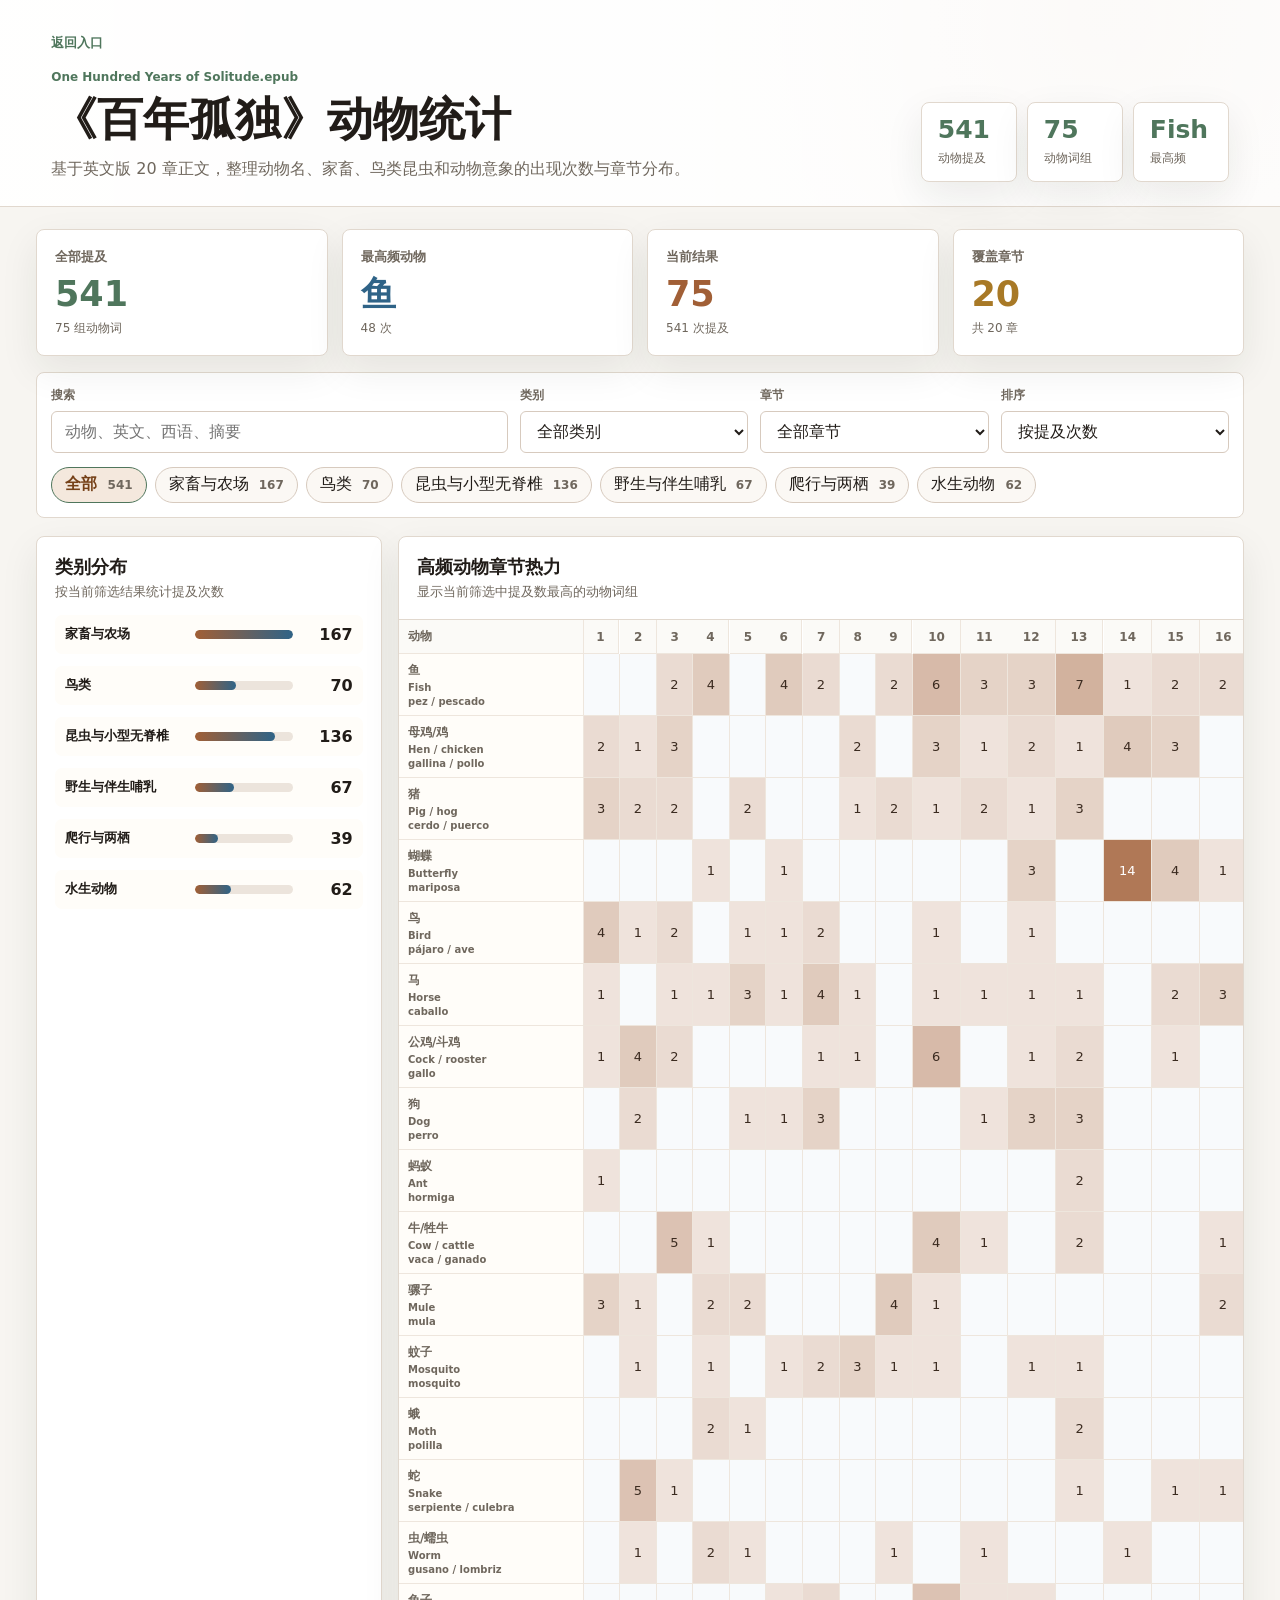
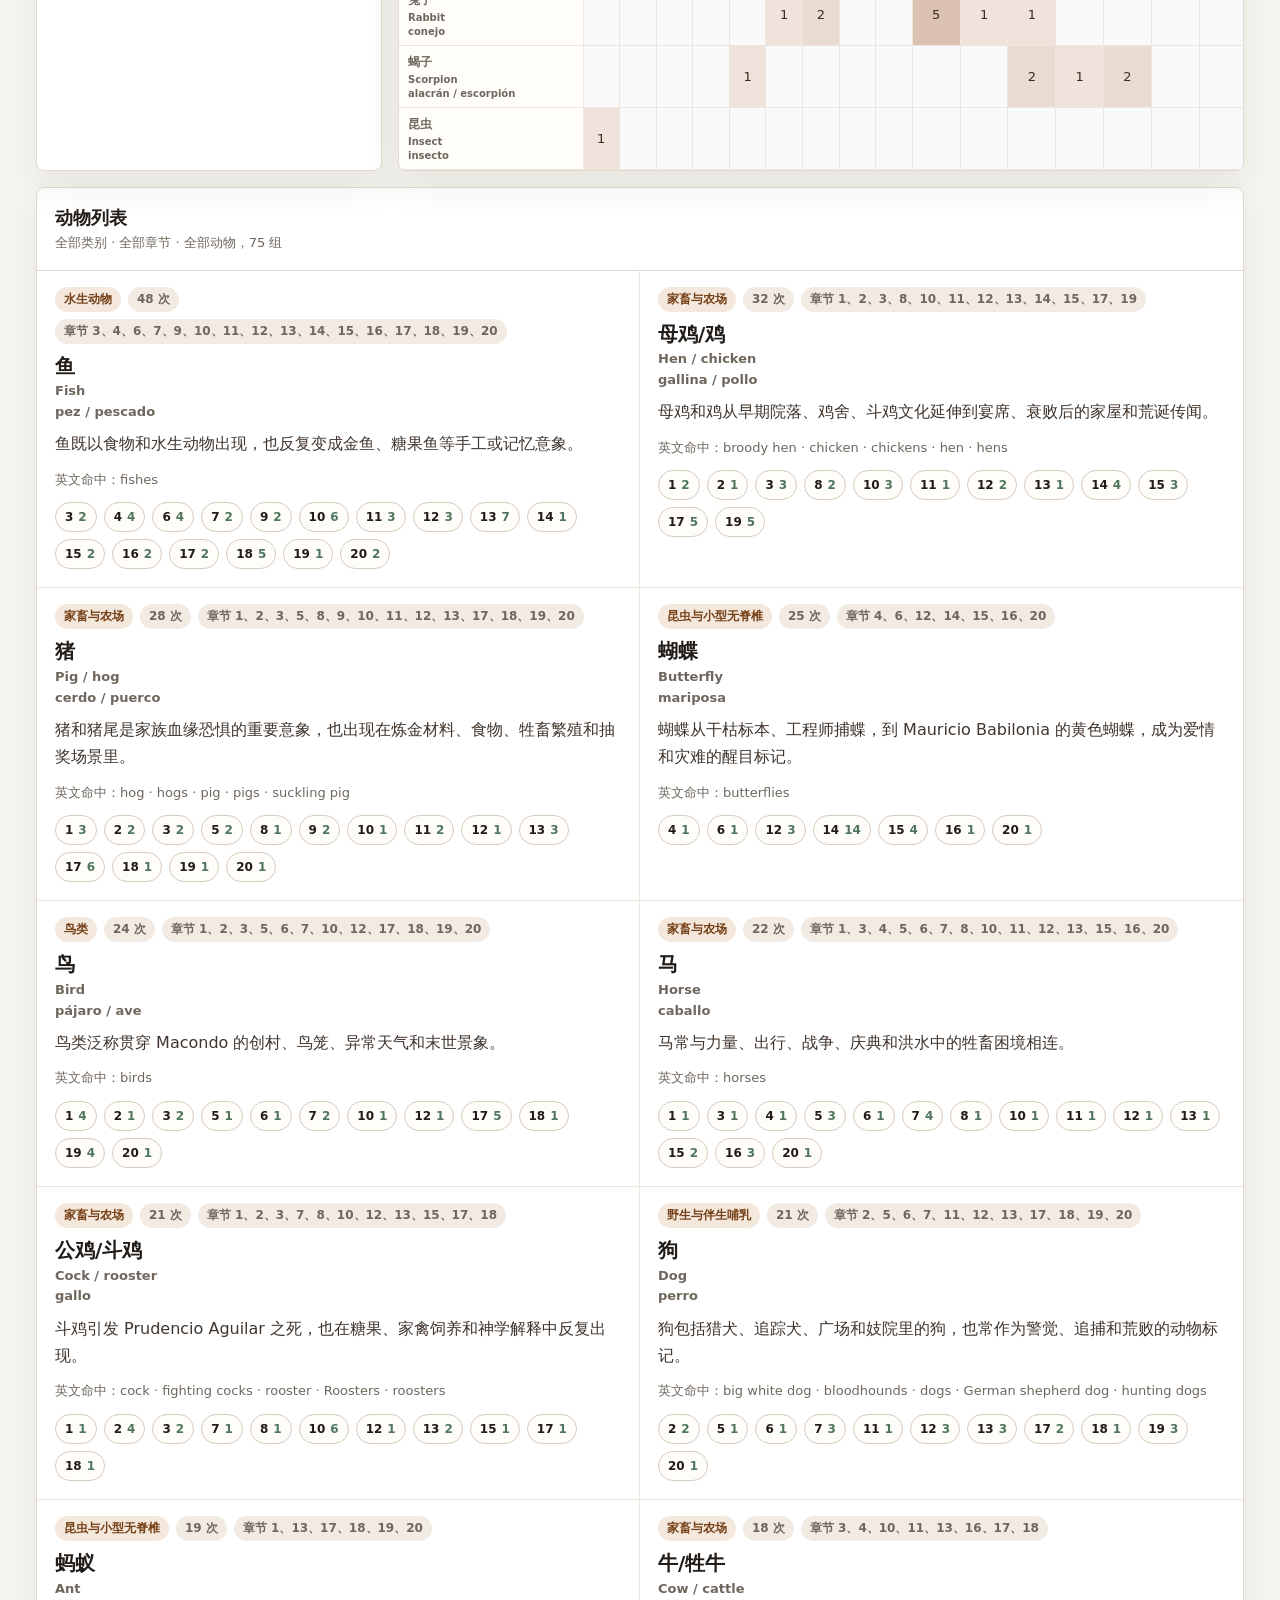
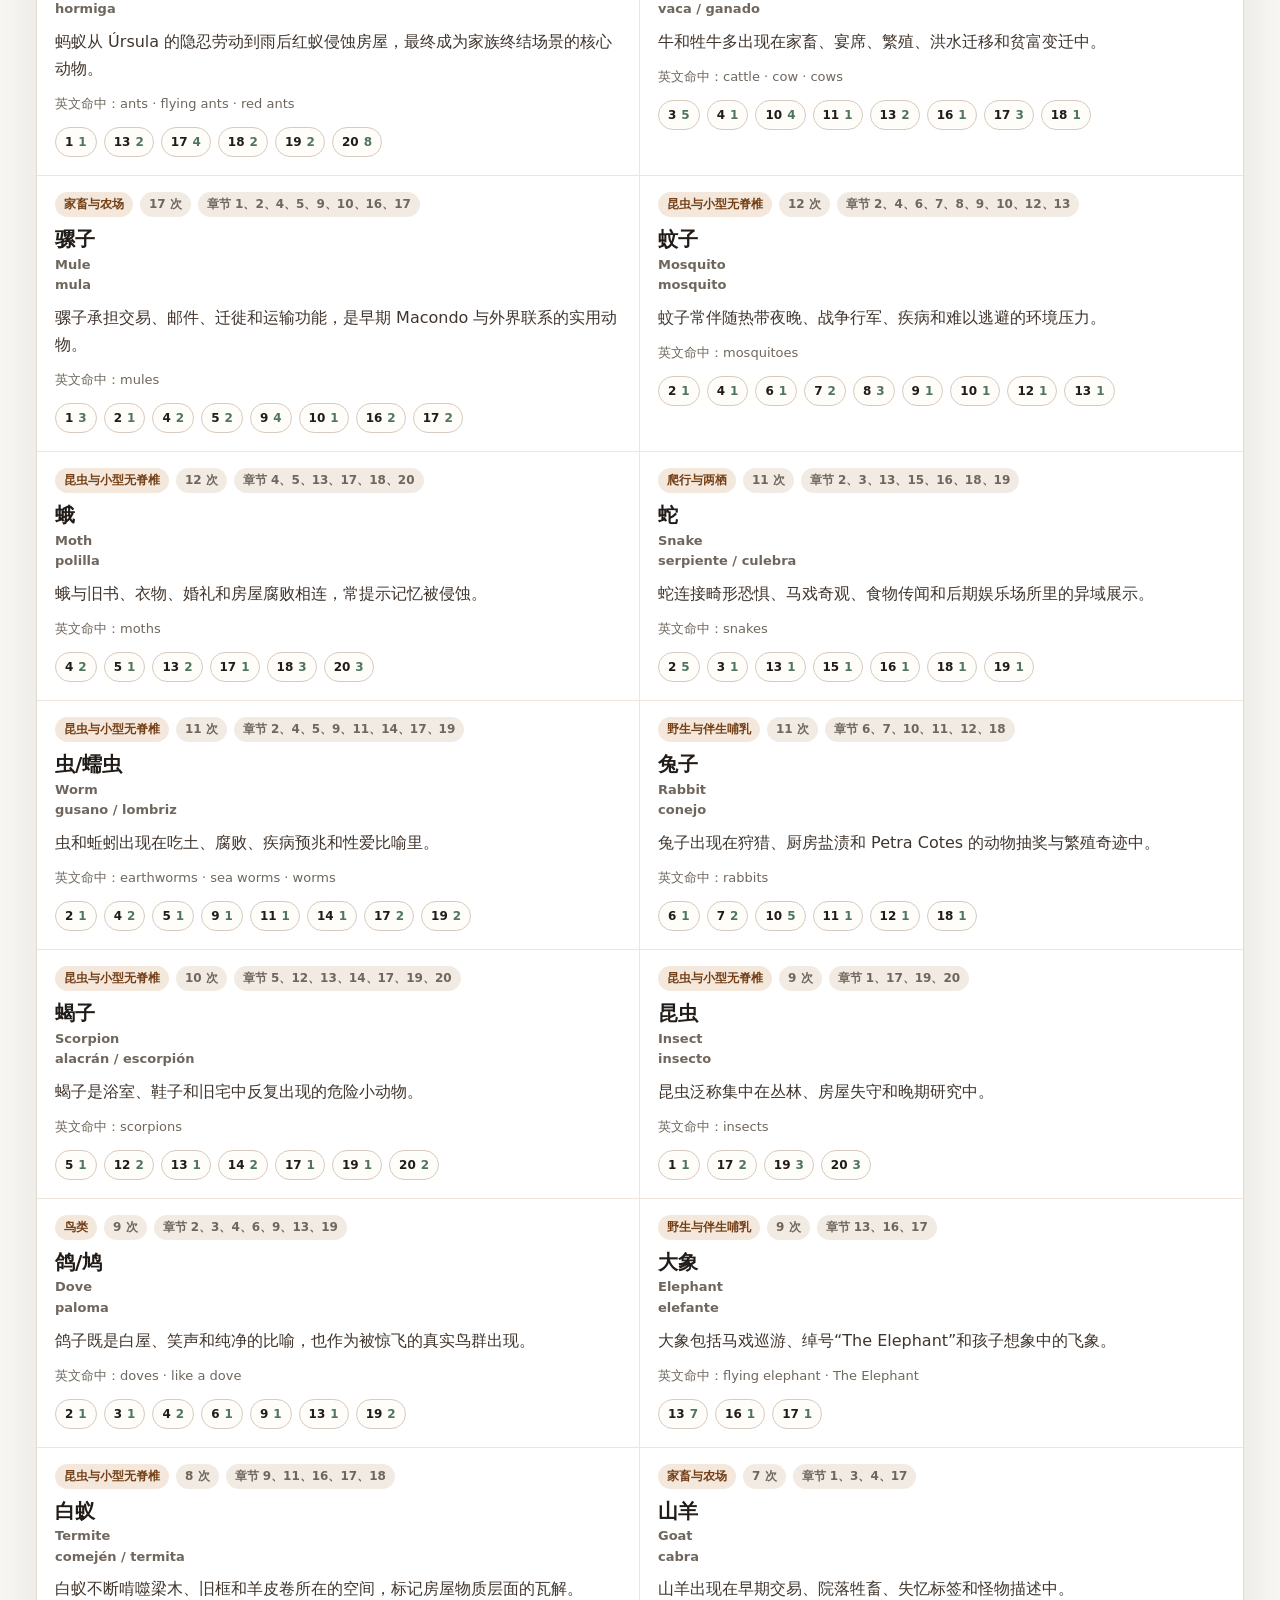
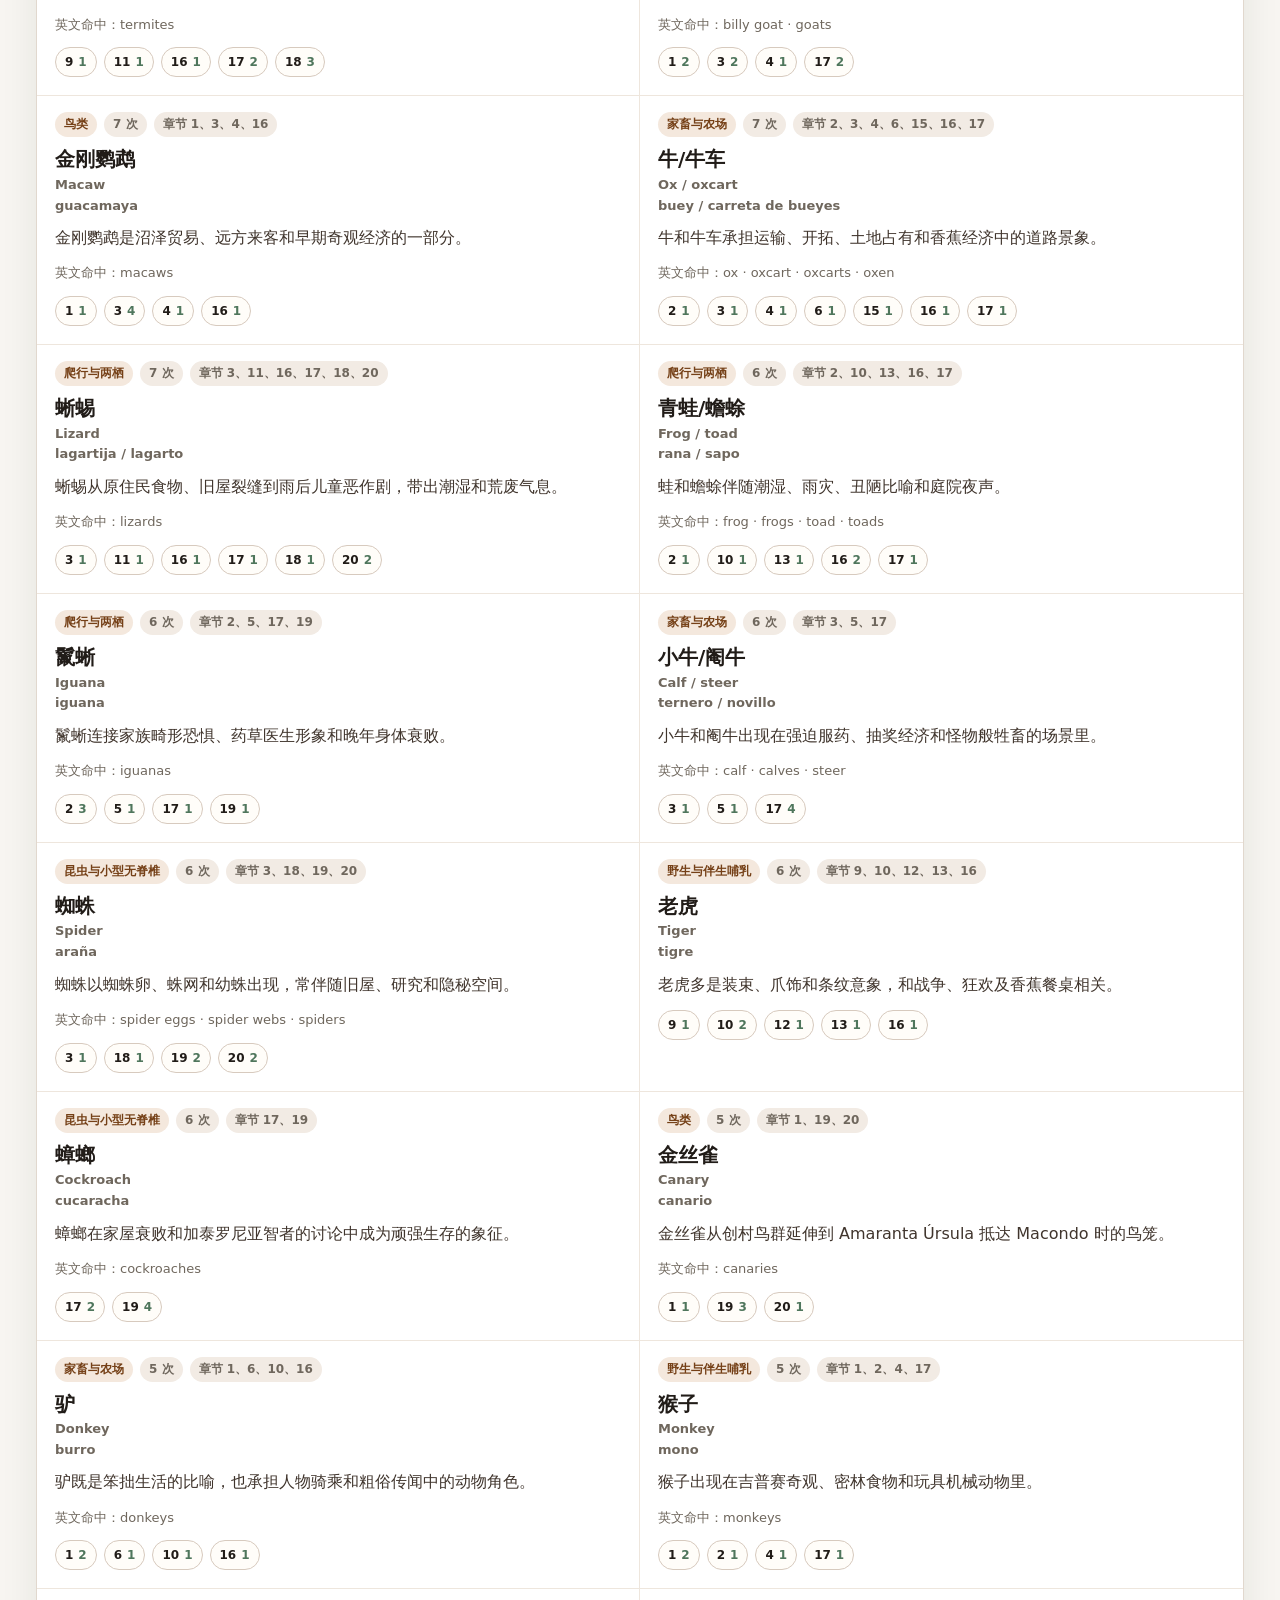
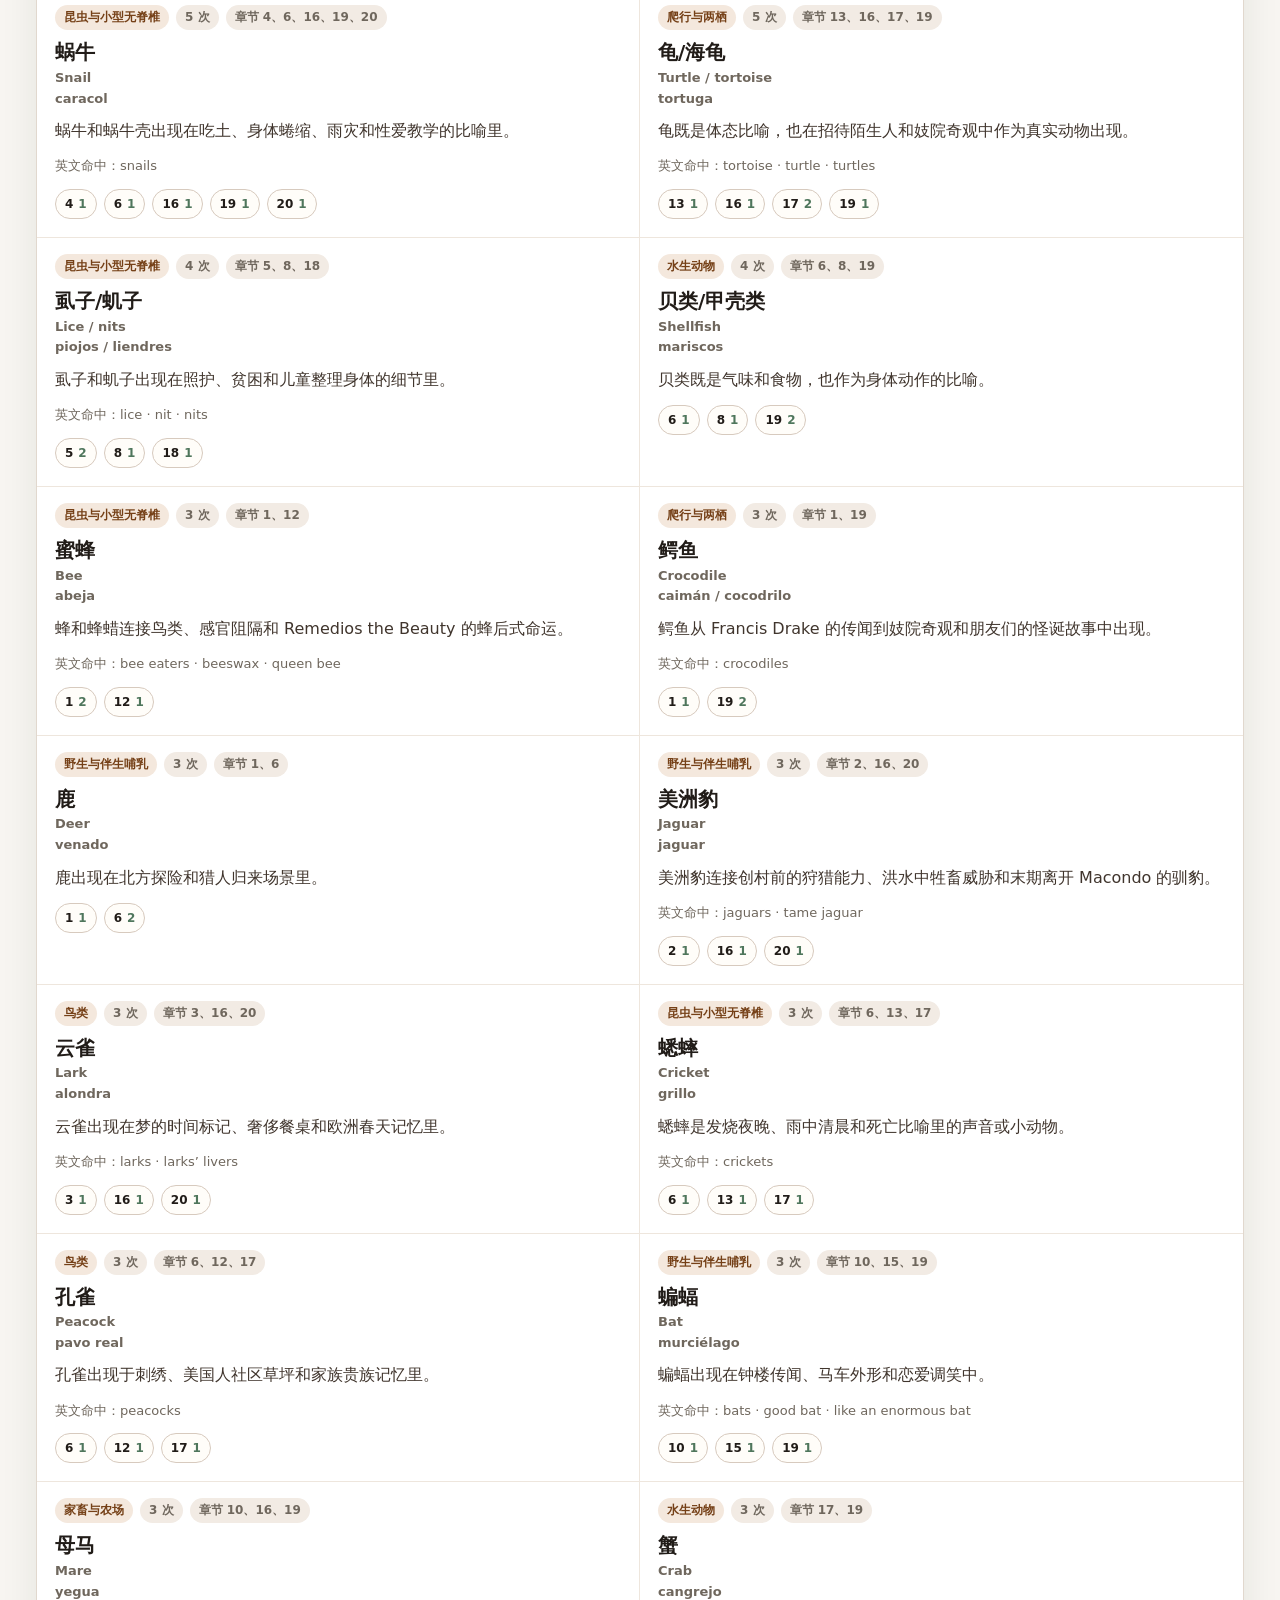
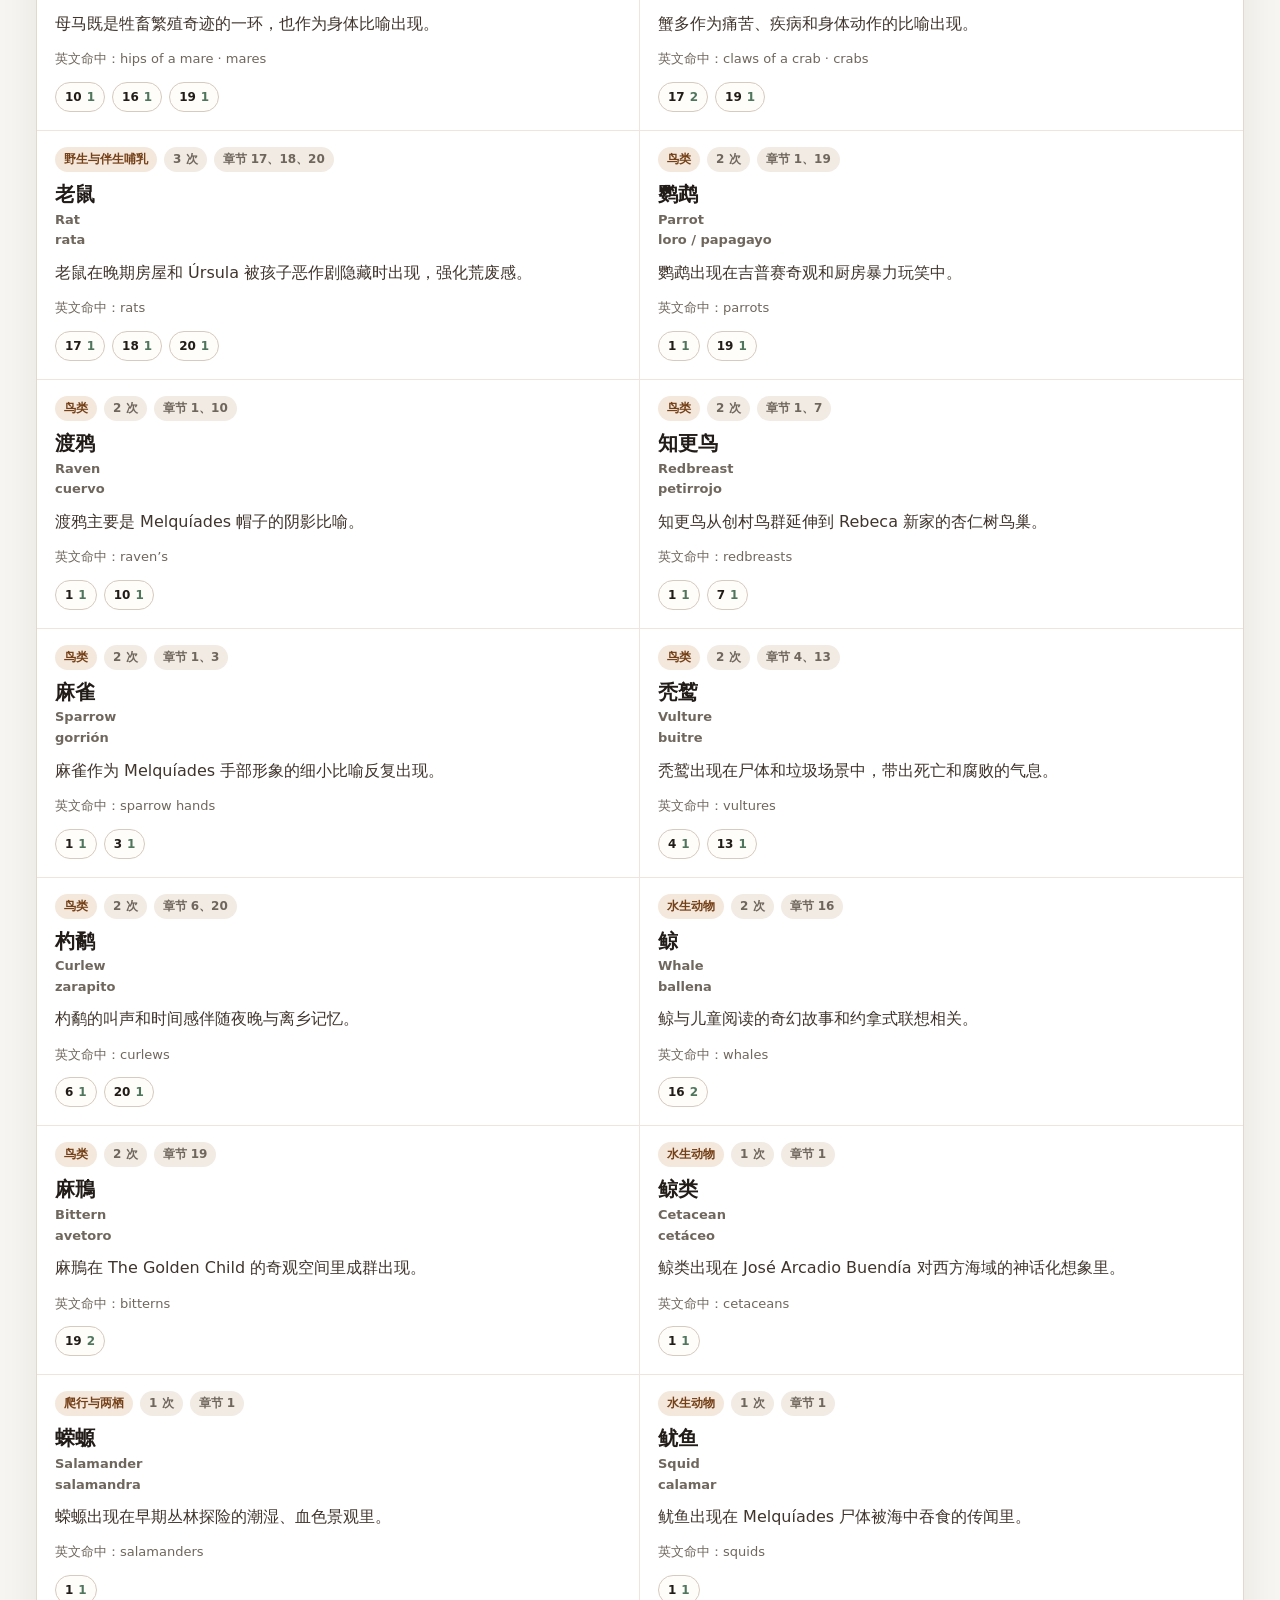
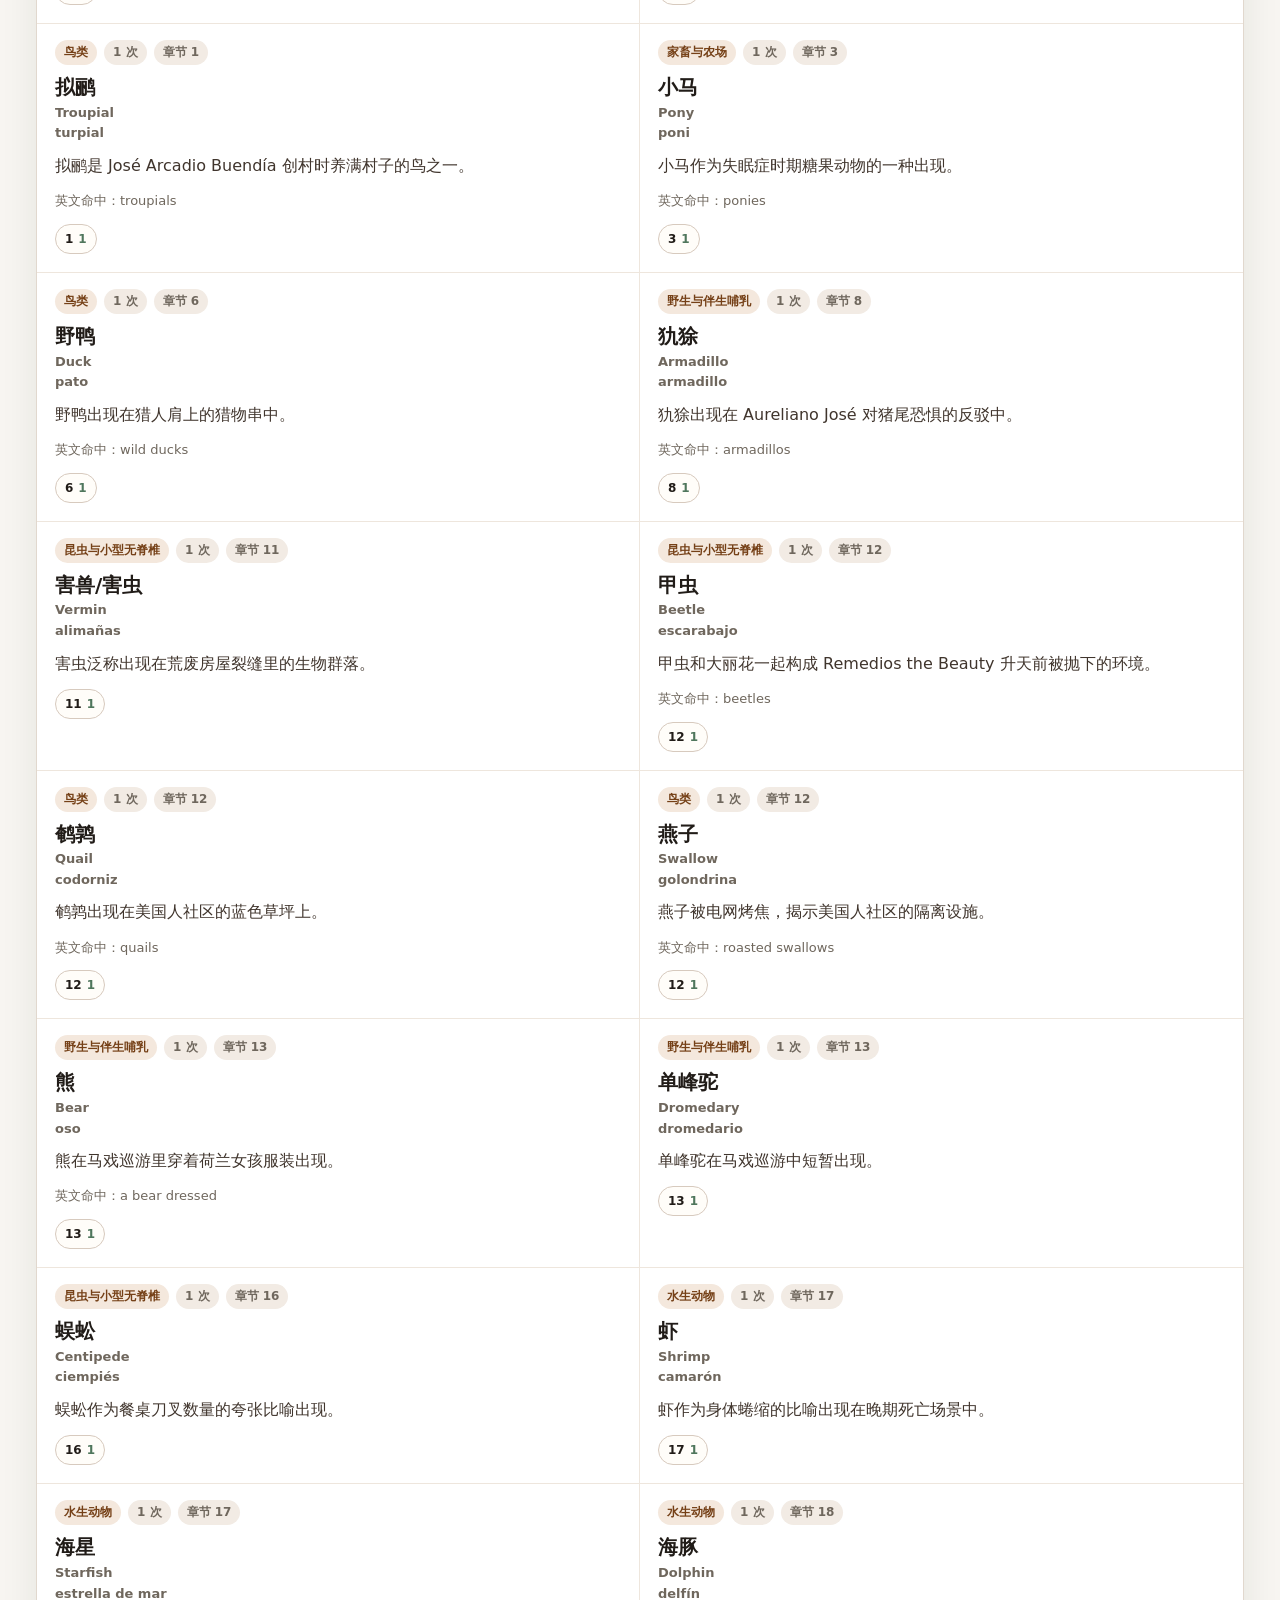
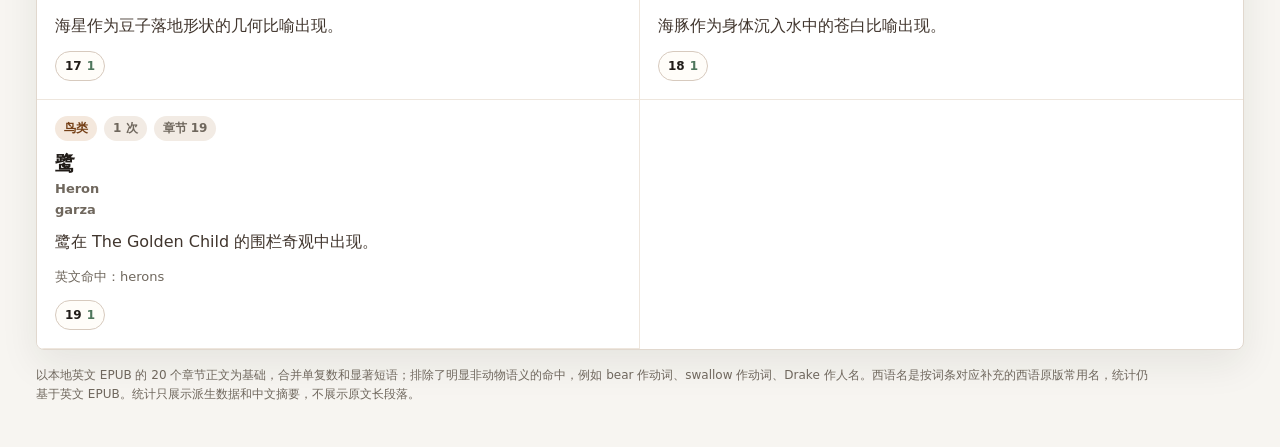
<file: animals/index.html>
<!doctype html>
<html lang="zh-CN">
  <head>
    <meta charset="utf-8" />
    <meta name="viewport" content="width=device-width, initial-scale=1" />
    <title>《百年孤独》动物统计</title>
    <link rel="stylesheet" href="./styles.css" />
    <script src="./data.js" defer></script>
    <script src="./app.js" defer></script>
  </head>
  <body>
    <header class="app-header">
      <div class="header-copy">
        <a class="home-link" href="../">返回入口</a>
        <p class="eyebrow">One Hundred Years of Solitude.epub</p>
        <h1>《百年孤独》动物统计</h1>
        <p class="lede">基于英文版 20 章正文，整理动物名、家畜、鸟类昆虫和动物意象的出现次数与章节分布。</p>
      </div>
      <div class="header-facts" aria-label="数据概览">
        <div>
          <span id="fact-mentions">--</span>
          <small>动物提及</small>
        </div>
        <div>
          <span id="fact-animals">--</span>
          <small>动物词组</small>
        </div>
        <div>
          <span id="fact-top">--</span>
          <small>最高频</small>
        </div>
      </div>
    </header>

    <main>
      <section class="kpi-grid" id="kpi-grid" aria-label="核心指标"></section>

      <section class="controls-band" aria-label="筛选和排序">
        <div class="search-box">
          <label for="search-input">搜索</label>
          <input id="search-input" type="search" placeholder="动物、英文、西语、摘要" autocomplete="off" />
        </div>
        <div class="control-group">
          <label for="category-filter">类别</label>
          <select id="category-filter"></select>
        </div>
        <div class="control-group">
          <label for="chapter-filter">章节</label>
          <select id="chapter-filter"></select>
        </div>
        <div class="control-group">
          <label for="sort-select">排序</label>
          <select id="sort-select">
            <option value="count">按提及次数</option>
            <option value="chapter">按首次章节</option>
            <option value="name">按英文名称</option>
          </select>
        </div>
        <div class="category-tabs" id="category-tabs" role="group" aria-label="动物类别筛选"></div>
        <div class="selected-filter" id="selected-filter" hidden></div>
      </section>

      <section class="overview-layout">
        <article class="panel">
          <div class="panel-heading">
            <div>
              <h2>类别分布</h2>
              <p>按当前筛选结果统计提及次数</p>
            </div>
          </div>
          <div class="category-bars" id="category-bars"></div>
        </article>

        <article class="panel heatmap-panel">
          <div class="panel-heading">
            <div>
              <h2>高频动物章节热力</h2>
              <p>显示当前筛选中提及数最高的动物词组</p>
            </div>
          </div>
          <div class="table-wrap">
            <table id="animal-heatmap"></table>
          </div>
        </article>
      </section>

      <section class="panel results-panel">
        <div class="panel-heading">
          <div>
            <h2>动物列表</h2>
            <p id="result-summary">--</p>
          </div>
        </div>
        <div class="animal-list" id="animal-list"></div>
      </section>

      <p class="source-note" id="source-note"></p>
    </main>
  </body>
</html>
</file>
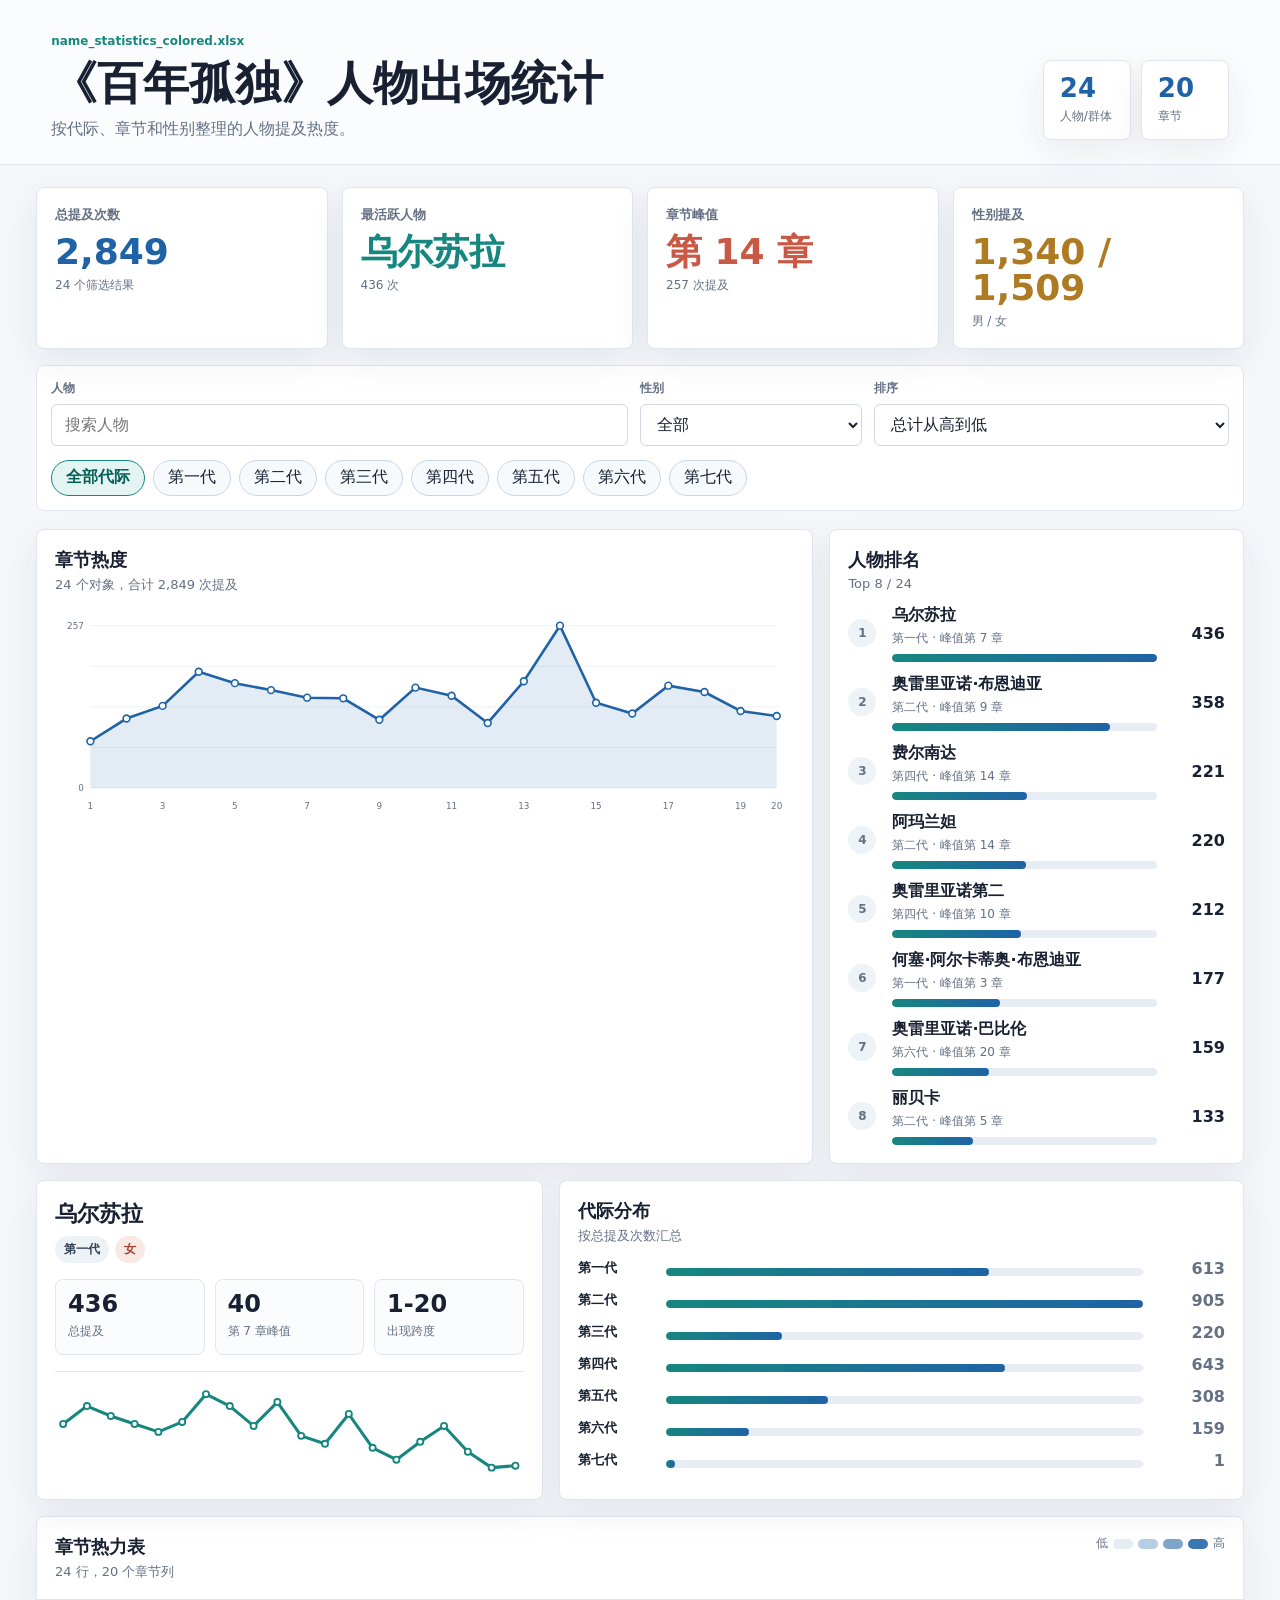
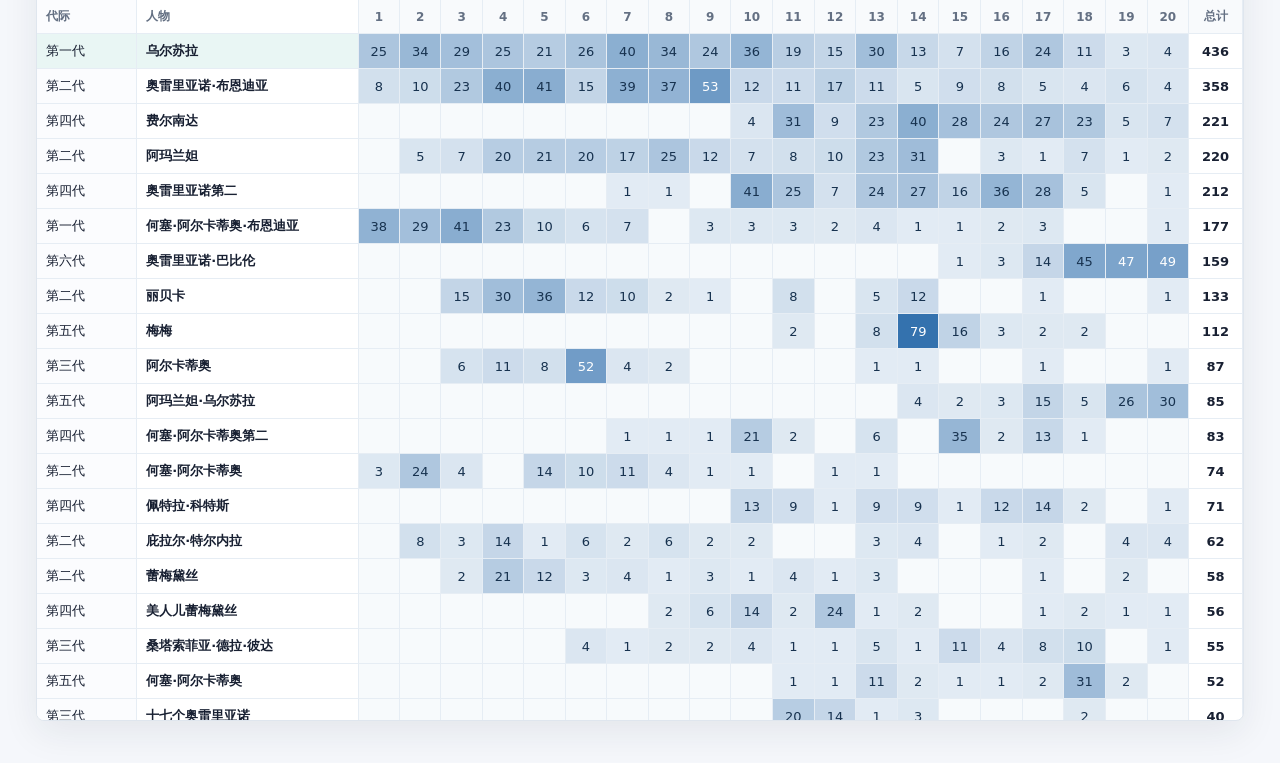
<file: people/index.html>
<!doctype html>
<html lang="zh-CN">
  <head>
    <meta charset="utf-8" />
    <meta name="viewport" content="width=device-width, initial-scale=1" />
    <title>《百年孤独》人物出场统计</title>
    <link rel="stylesheet" href="./styles.css" />
    <script src="./data.js" defer></script>
    <script src="./app.js" defer></script>
  </head>
  <body>
    <header class="app-header">
      <div class="header-copy">
        <p class="eyebrow">name_statistics_colored.xlsx</p>
        <h1>《百年孤独》人物出场统计</h1>
        <p class="lede">按代际、章节和性别整理的人物提及热度。</p>
      </div>
      <div class="header-facts" aria-label="数据概览">
        <div>
          <span id="fact-people">--</span>
          <small>人物/群体</small>
        </div>
        <div>
          <span id="fact-chapters">--</span>
          <small>章节</small>
        </div>
      </div>
    </header>

    <main>
      <section class="kpi-grid" id="kpi-grid" aria-label="核心指标"></section>

      <section class="controls-band" aria-label="筛选和排序">
        <div class="search-box">
          <label for="search-input">人物</label>
          <input id="search-input" type="search" placeholder="搜索人物" autocomplete="off" />
        </div>
        <div class="control-group">
          <label for="gender-filter">性别</label>
          <select id="gender-filter">
            <option value="all">全部</option>
            <option value="男">男</option>
            <option value="女">女</option>
          </select>
        </div>
        <div class="control-group">
          <label for="sort-select">排序</label>
          <select id="sort-select">
            <option value="total">总计从高到低</option>
            <option value="peak">单章峰值从高到低</option>
            <option value="generation">按代际顺序</option>
            <option value="last">最后出现章节从后到前</option>
          </select>
        </div>
        <div class="generation-tabs" id="generation-tabs" role="tablist" aria-label="代际筛选"></div>
      </section>

      <section class="overview-layout">
        <article class="panel chapter-panel">
          <div class="panel-heading">
            <div>
              <h2>章节热度</h2>
              <p id="chapter-summary">--</p>
            </div>
          </div>
          <div class="chart-wrap" id="chapter-chart" aria-label="章节提及趋势图"></div>
        </article>

        <article class="panel">
          <div class="panel-heading">
            <div>
              <h2>人物排名</h2>
              <p id="ranking-summary">--</p>
            </div>
          </div>
          <div class="ranking-list" id="ranking-list"></div>
        </article>
      </section>

      <section class="detail-layout">
        <article class="panel person-panel" id="person-panel" aria-label="人物详情"></article>
        <article class="panel generation-panel">
          <div class="panel-heading">
            <div>
              <h2>代际分布</h2>
              <p>按总提及次数汇总</p>
            </div>
          </div>
          <div class="generation-bars" id="generation-bars"></div>
        </article>
      </section>

      <section class="panel heatmap-panel">
        <div class="panel-heading heatmap-heading">
          <div>
            <h2>章节热力表</h2>
            <p id="heatmap-summary">--</p>
          </div>
          <div class="legend" aria-label="热度图例">
            <span>低</span>
            <i></i>
            <i></i>
            <i></i>
            <i></i>
            <span>高</span>
          </div>
        </div>
        <div class="table-wrap">
          <table id="heatmap-table"></table>
        </div>
      </section>
    </main>
  </body>
</html>
</file>
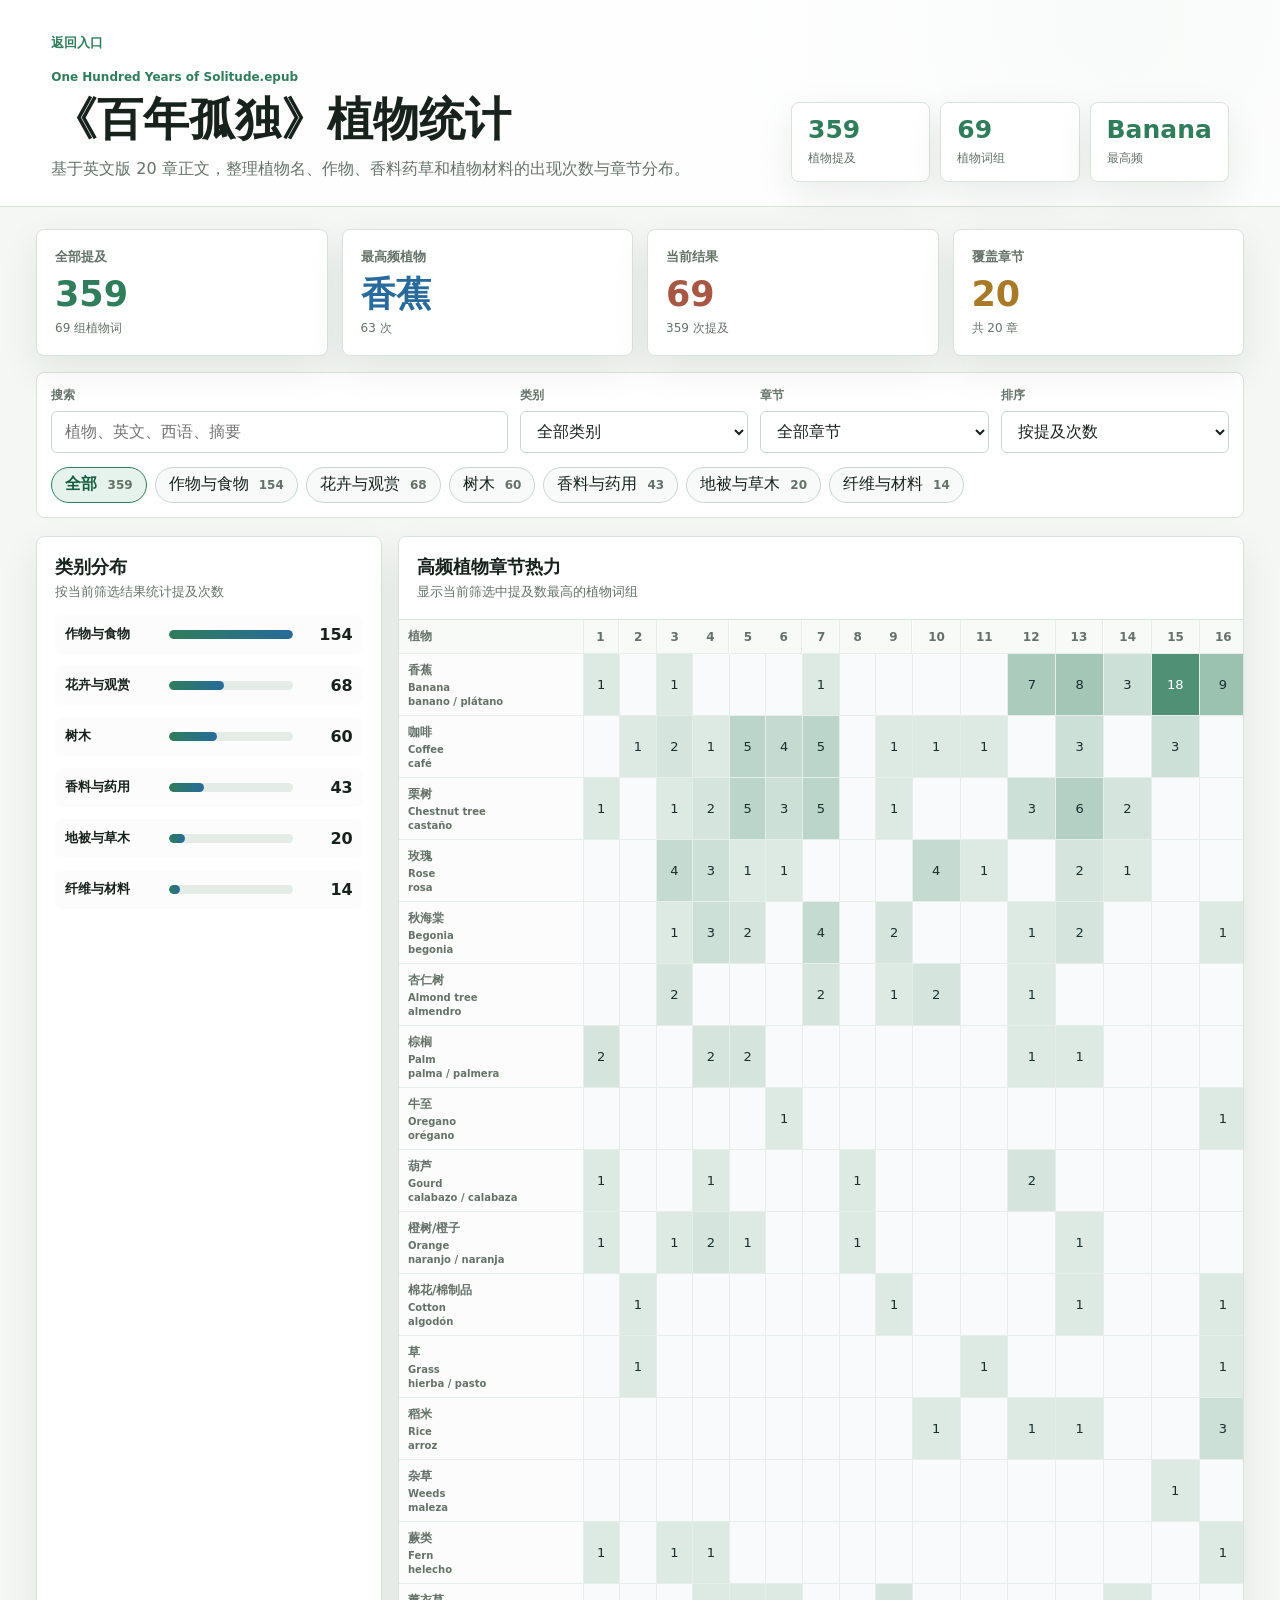
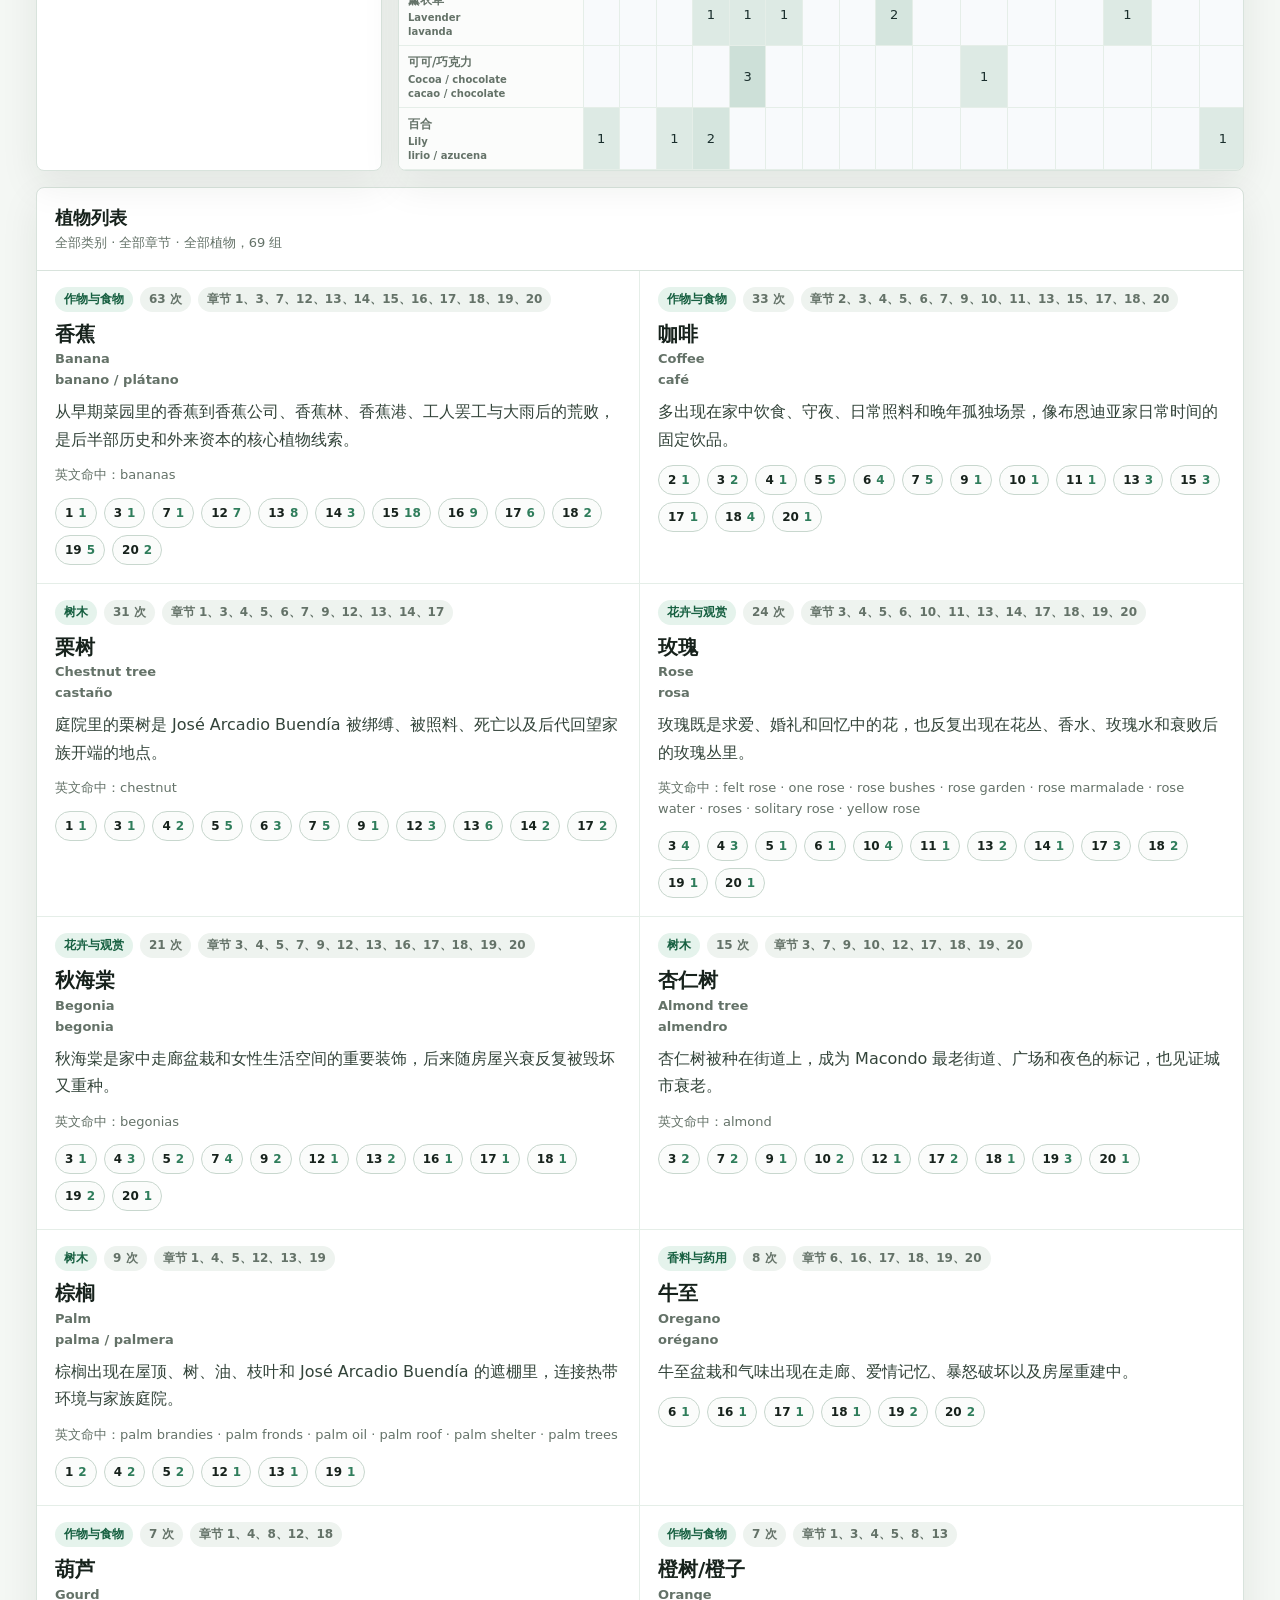
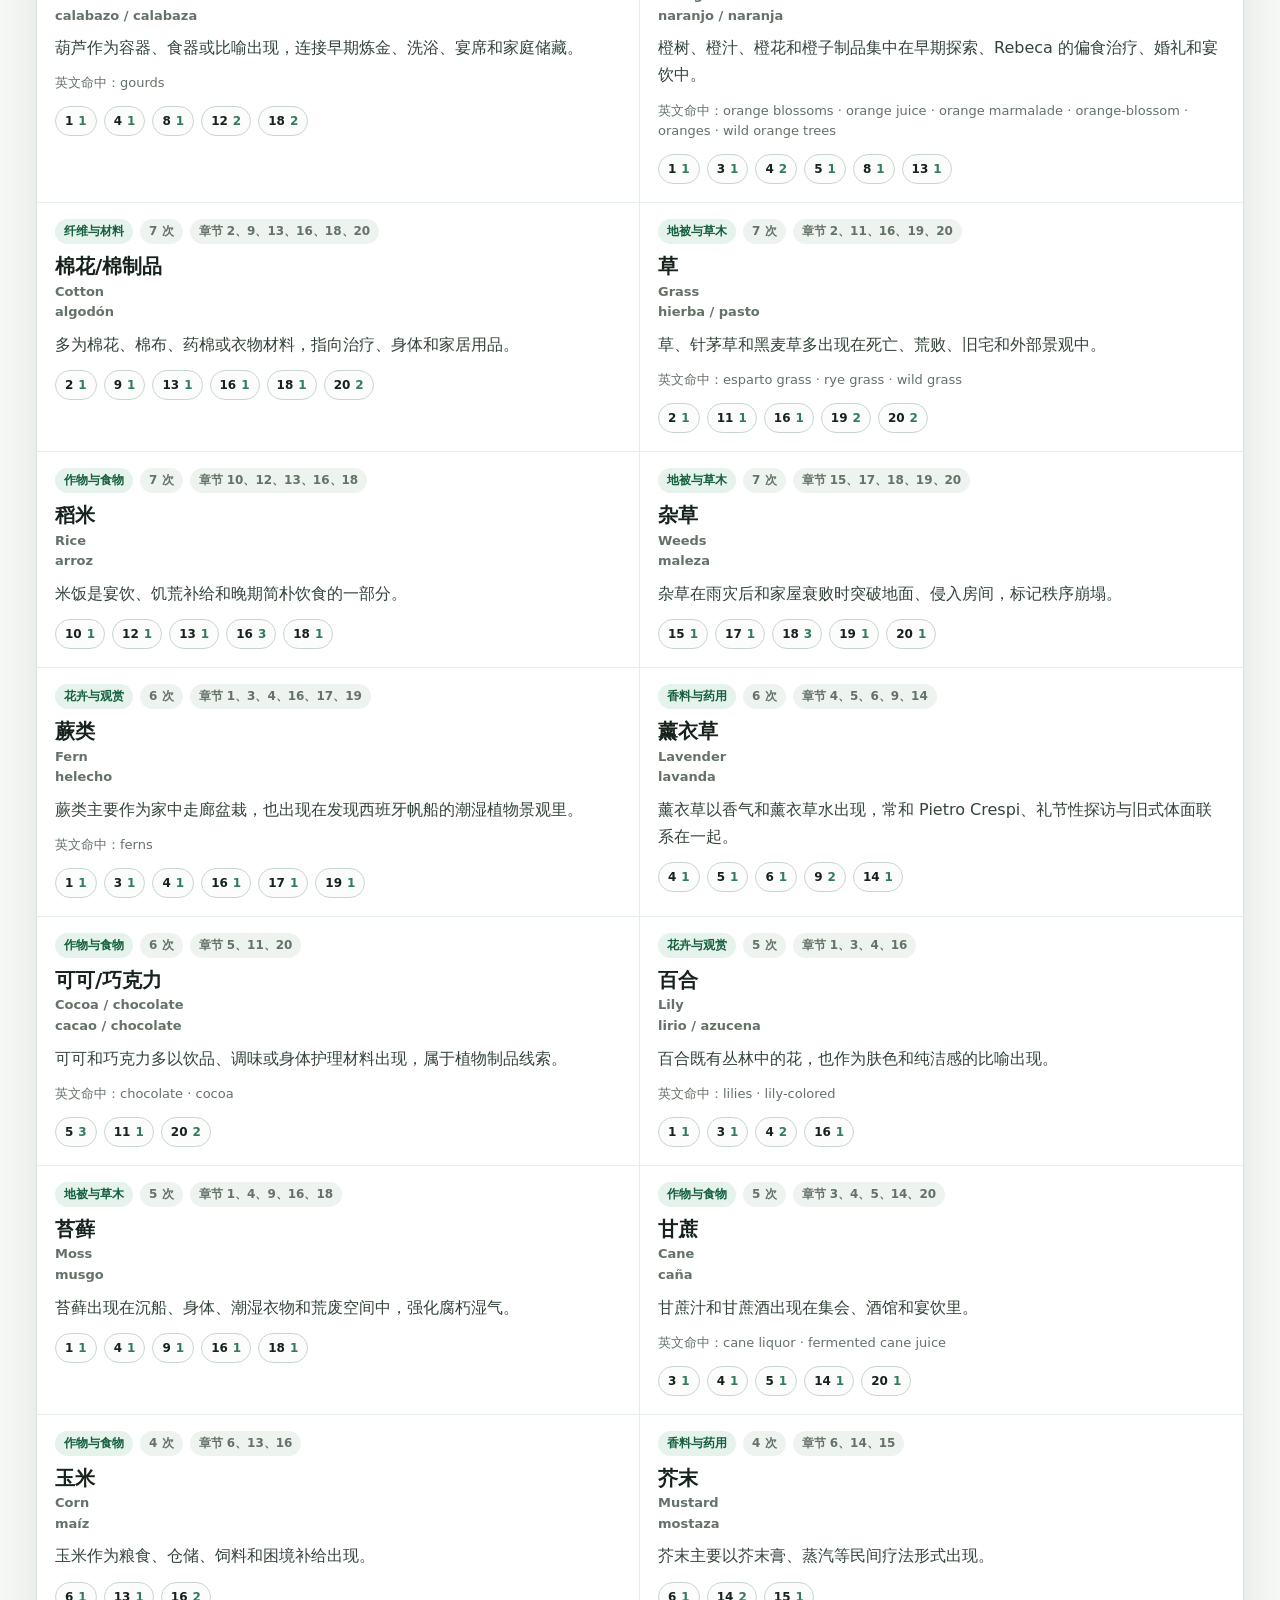
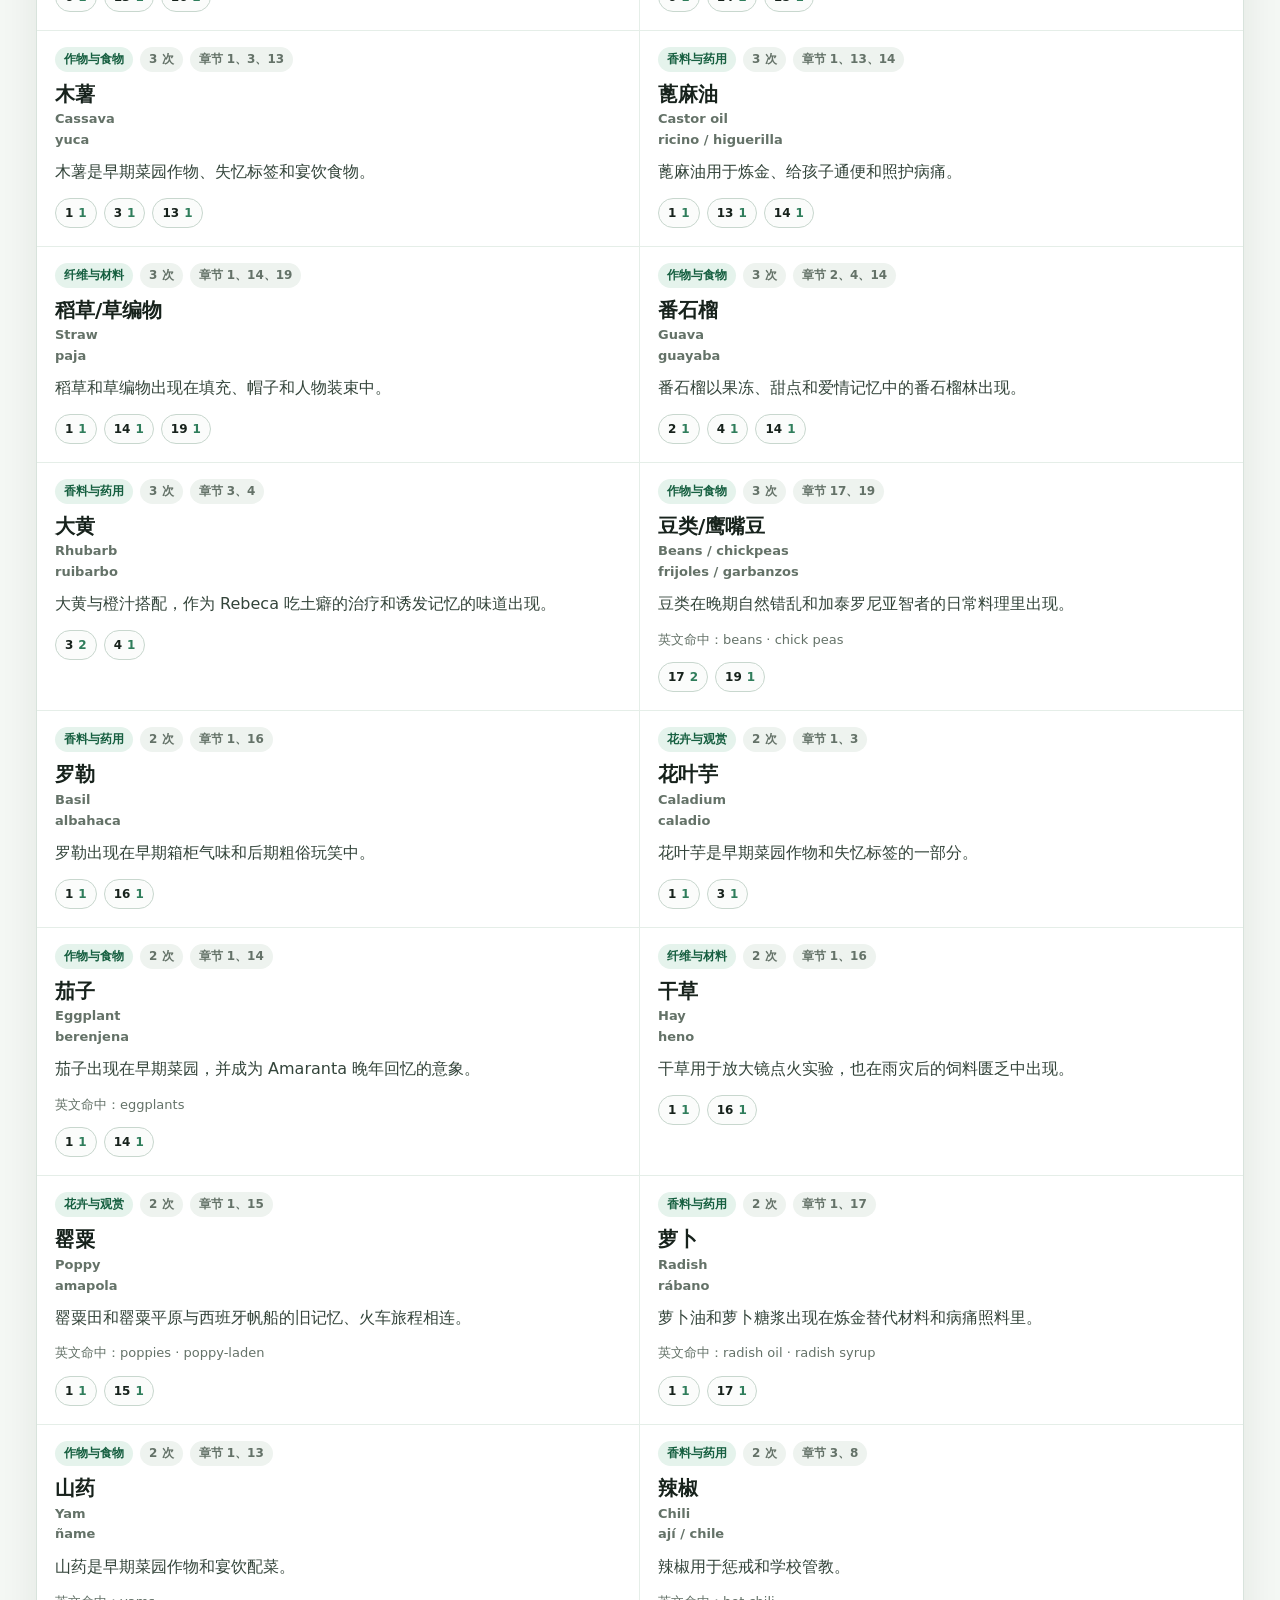
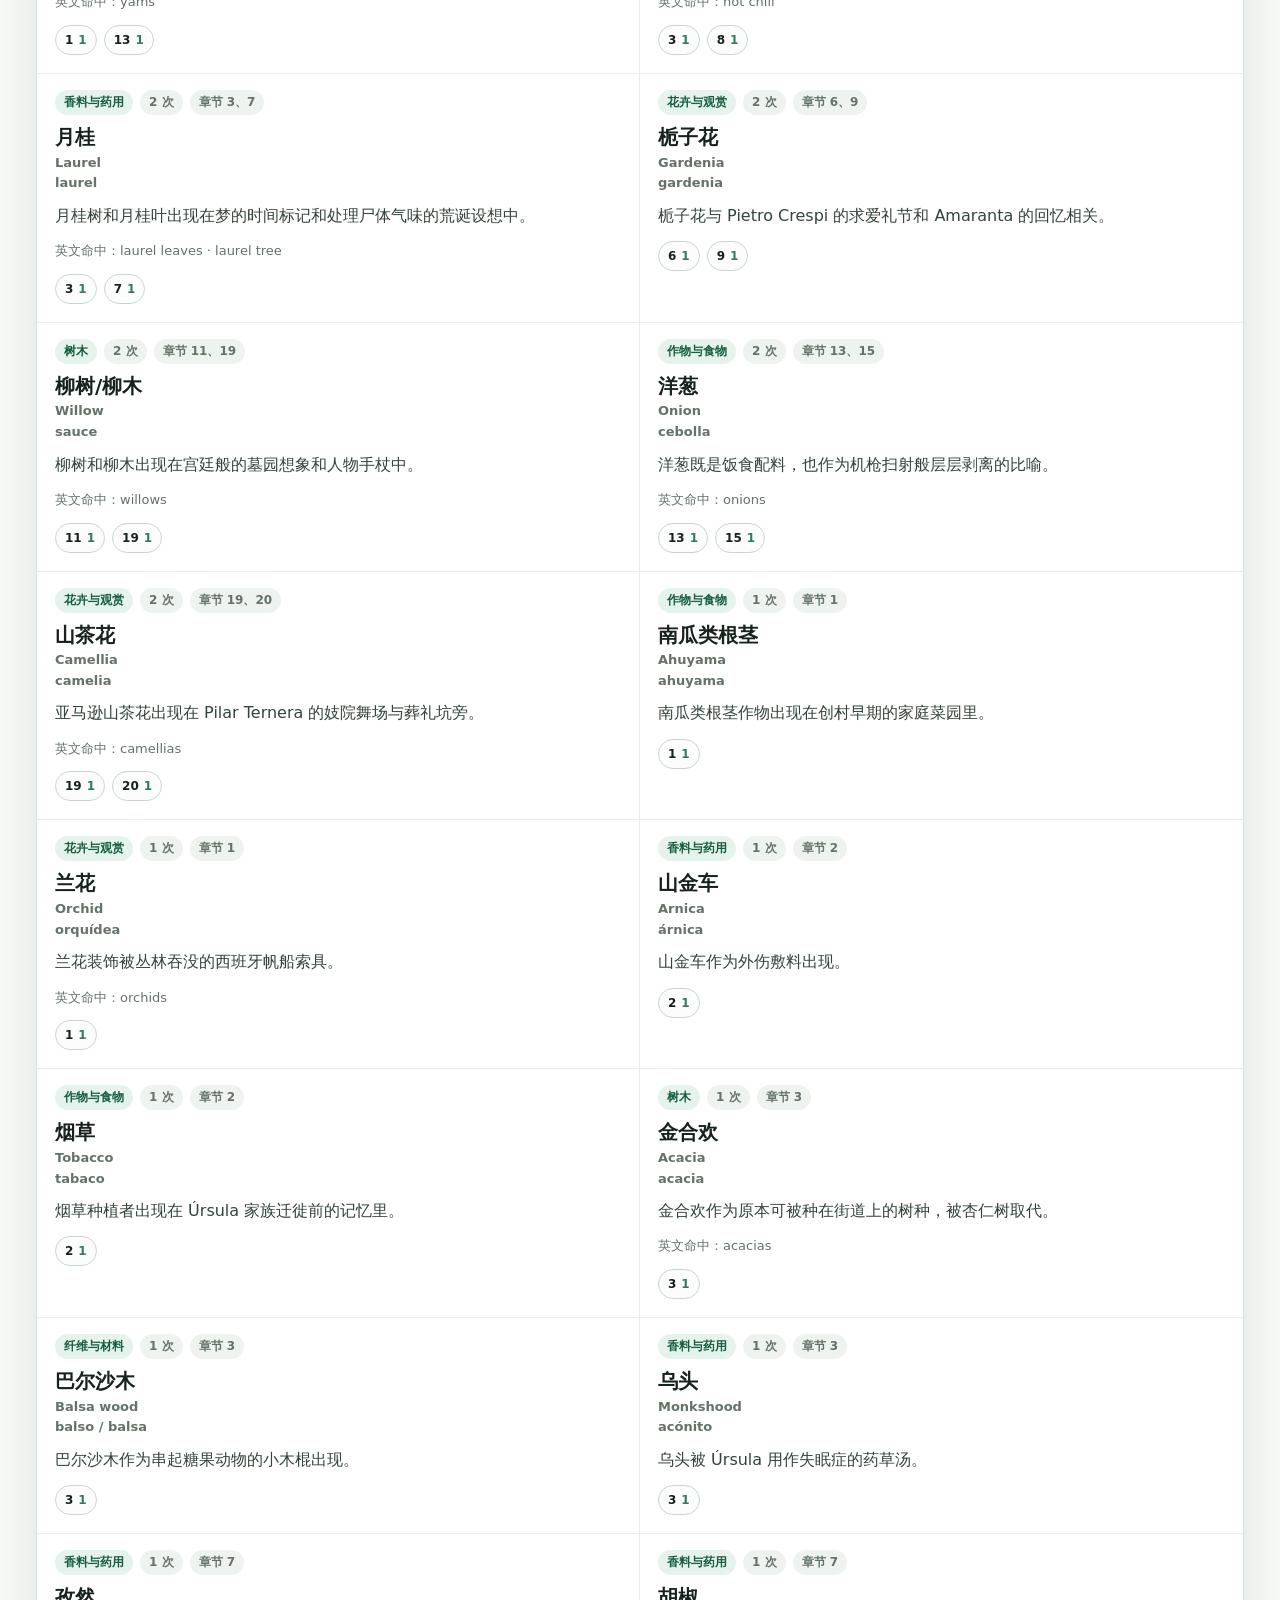
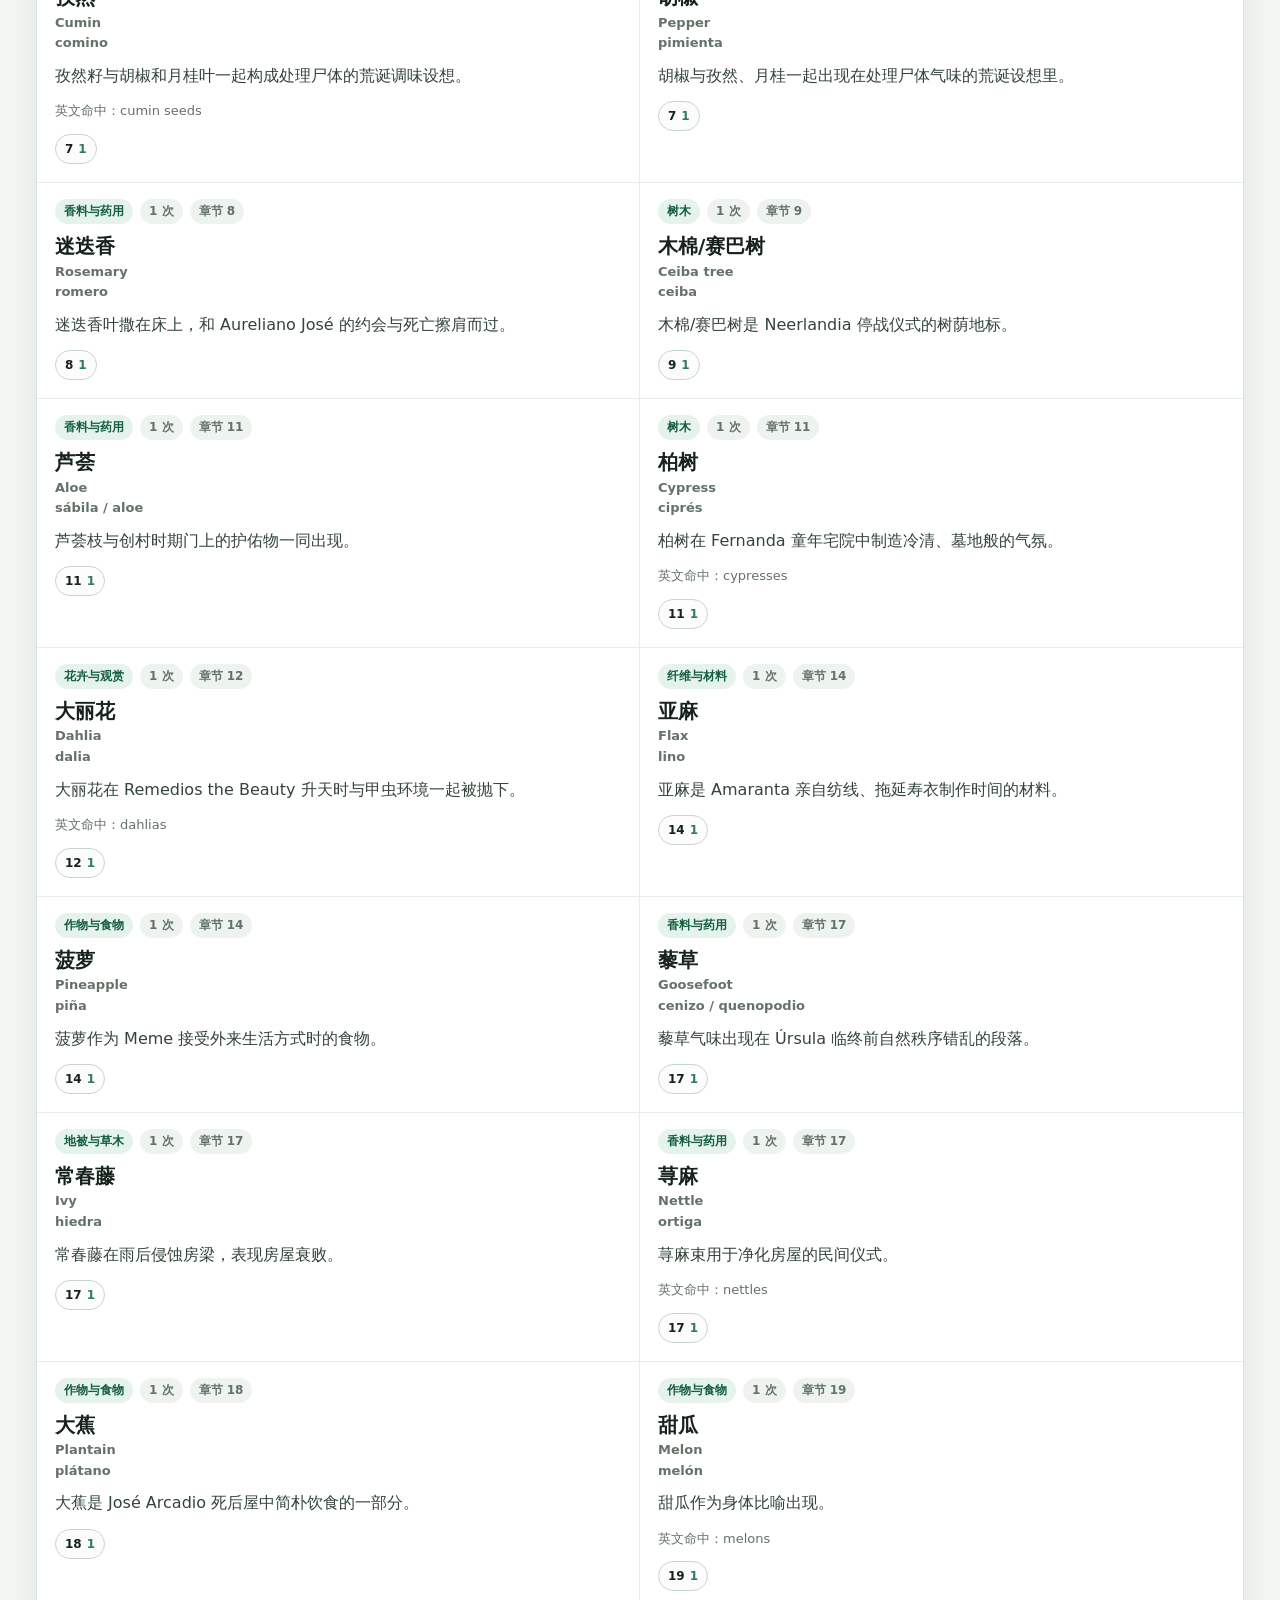
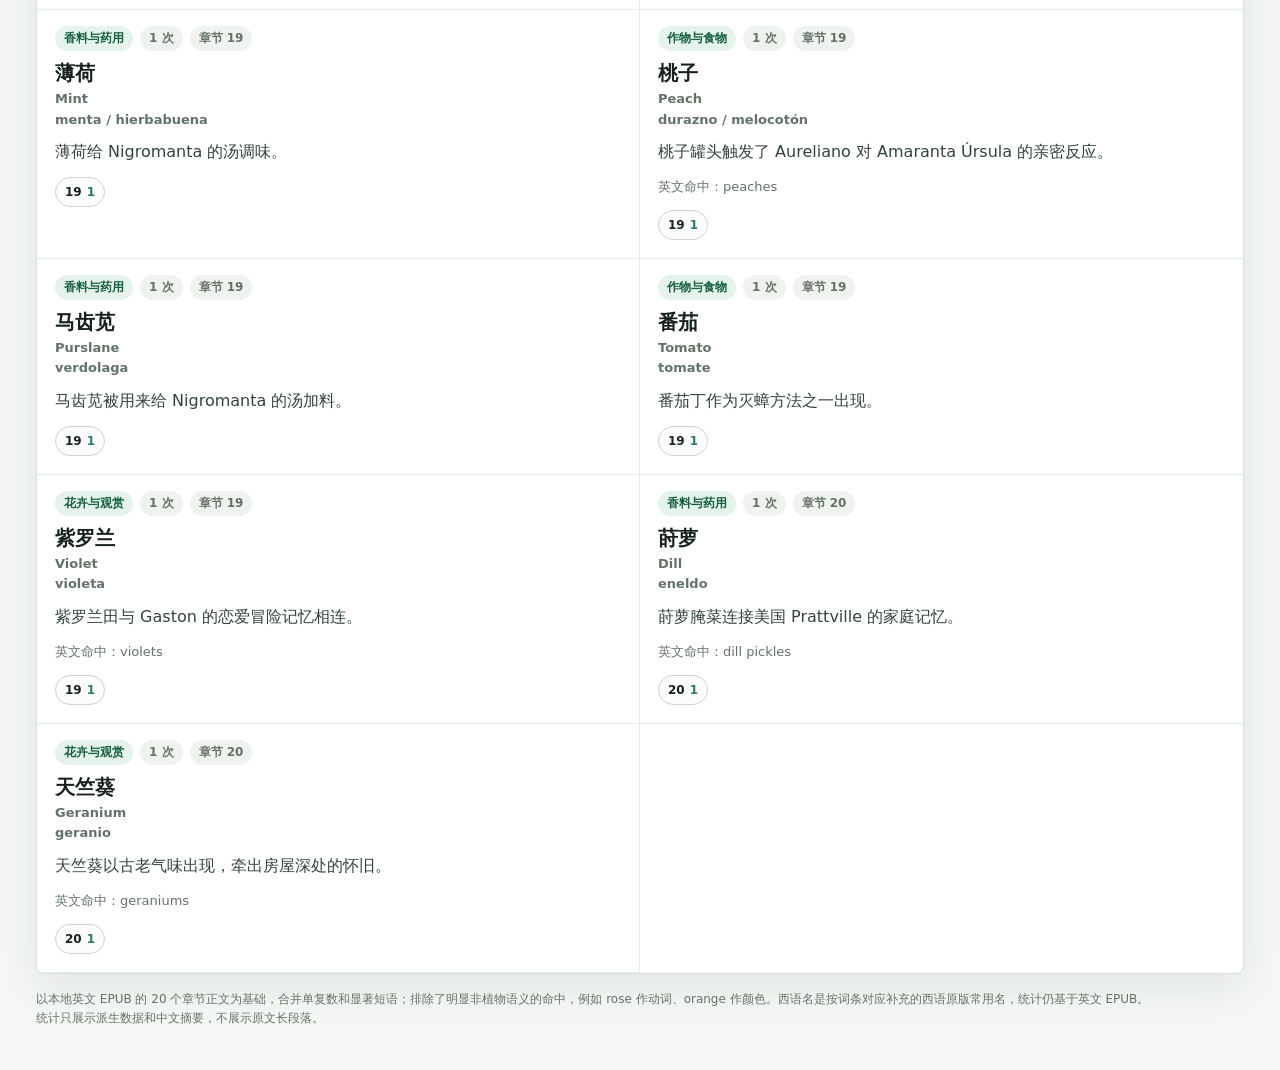
<file: plants/index.html>
<!doctype html>
<html lang="zh-CN">
  <head>
    <meta charset="utf-8" />
    <meta name="viewport" content="width=device-width, initial-scale=1" />
    <title>《百年孤独》植物统计</title>
    <link rel="stylesheet" href="./styles.css" />
    <script src="./data.js" defer></script>
    <script src="./app.js" defer></script>
  </head>
  <body>
    <header class="app-header">
      <div class="header-copy">
        <a class="home-link" href="../">返回入口</a>
        <p class="eyebrow">One Hundred Years of Solitude.epub</p>
        <h1>《百年孤独》植物统计</h1>
        <p class="lede">基于英文版 20 章正文，整理植物名、作物、香料药草和植物材料的出现次数与章节分布。</p>
      </div>
      <div class="header-facts" aria-label="数据概览">
        <div>
          <span id="fact-mentions">--</span>
          <small>植物提及</small>
        </div>
        <div>
          <span id="fact-plants">--</span>
          <small>植物词组</small>
        </div>
        <div>
          <span id="fact-top">--</span>
          <small>最高频</small>
        </div>
      </div>
    </header>

    <main>
      <section class="kpi-grid" id="kpi-grid" aria-label="核心指标"></section>

      <section class="controls-band" aria-label="筛选和排序">
        <div class="search-box">
          <label for="search-input">搜索</label>
          <input id="search-input" type="search" placeholder="植物、英文、西语、摘要" autocomplete="off" />
        </div>
        <div class="control-group">
          <label for="category-filter">类别</label>
          <select id="category-filter"></select>
        </div>
        <div class="control-group">
          <label for="chapter-filter">章节</label>
          <select id="chapter-filter"></select>
        </div>
        <div class="control-group">
          <label for="sort-select">排序</label>
          <select id="sort-select">
            <option value="count">按提及次数</option>
            <option value="chapter">按首次章节</option>
            <option value="name">按英文名称</option>
          </select>
        </div>
        <div class="category-tabs" id="category-tabs" role="group" aria-label="植物类别筛选"></div>
        <div class="selected-filter" id="selected-filter" hidden></div>
      </section>

      <section class="overview-layout">
        <article class="panel">
          <div class="panel-heading">
            <div>
              <h2>类别分布</h2>
              <p>按当前筛选结果统计提及次数</p>
            </div>
          </div>
          <div class="category-bars" id="category-bars"></div>
        </article>

        <article class="panel heatmap-panel">
          <div class="panel-heading">
            <div>
              <h2>高频植物章节热力</h2>
              <p>显示当前筛选中提及数最高的植物词组</p>
            </div>
          </div>
          <div class="table-wrap">
            <table id="plant-heatmap"></table>
          </div>
        </article>
      </section>

      <section class="panel results-panel">
        <div class="panel-heading">
          <div>
            <h2>植物列表</h2>
            <p id="result-summary">--</p>
          </div>
        </div>
        <div class="plant-list" id="plant-list"></div>
      </section>

      <p class="source-note" id="source-note"></p>
    </main>
  </body>
</html>
</file>
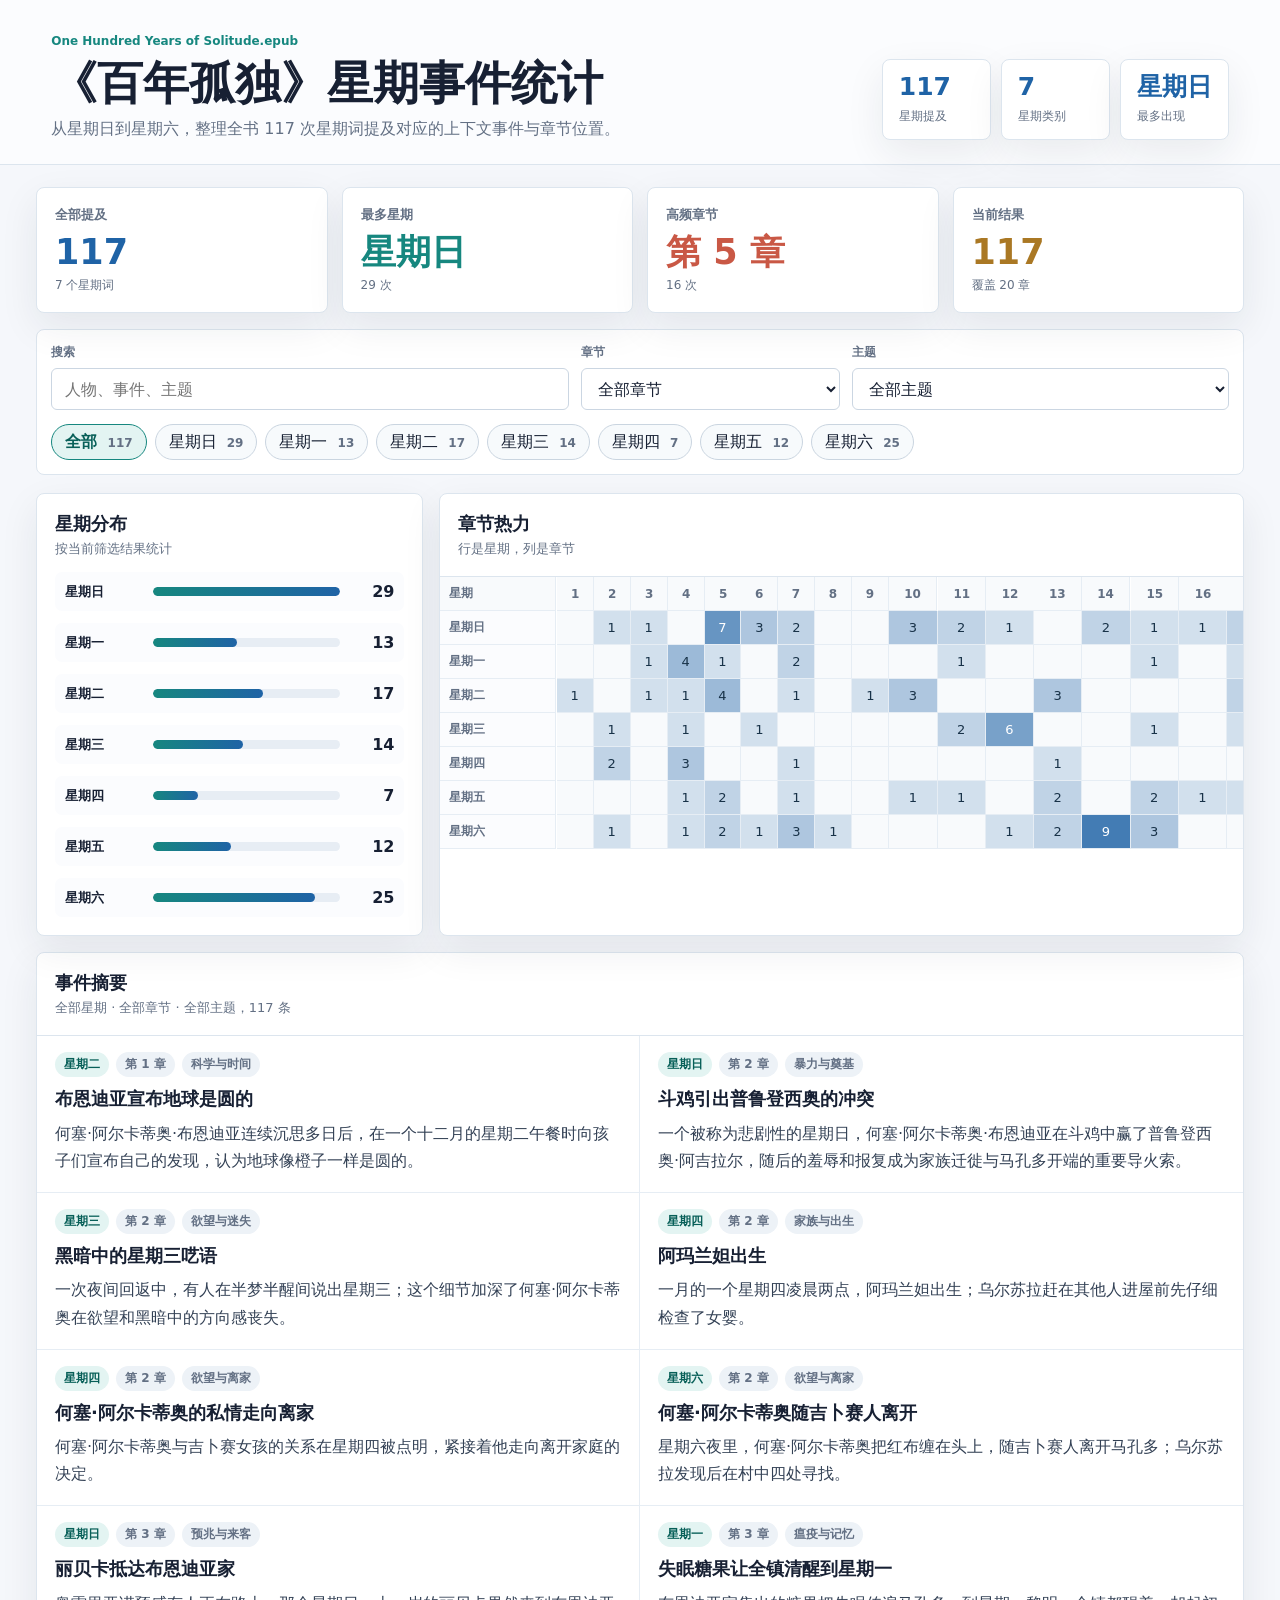
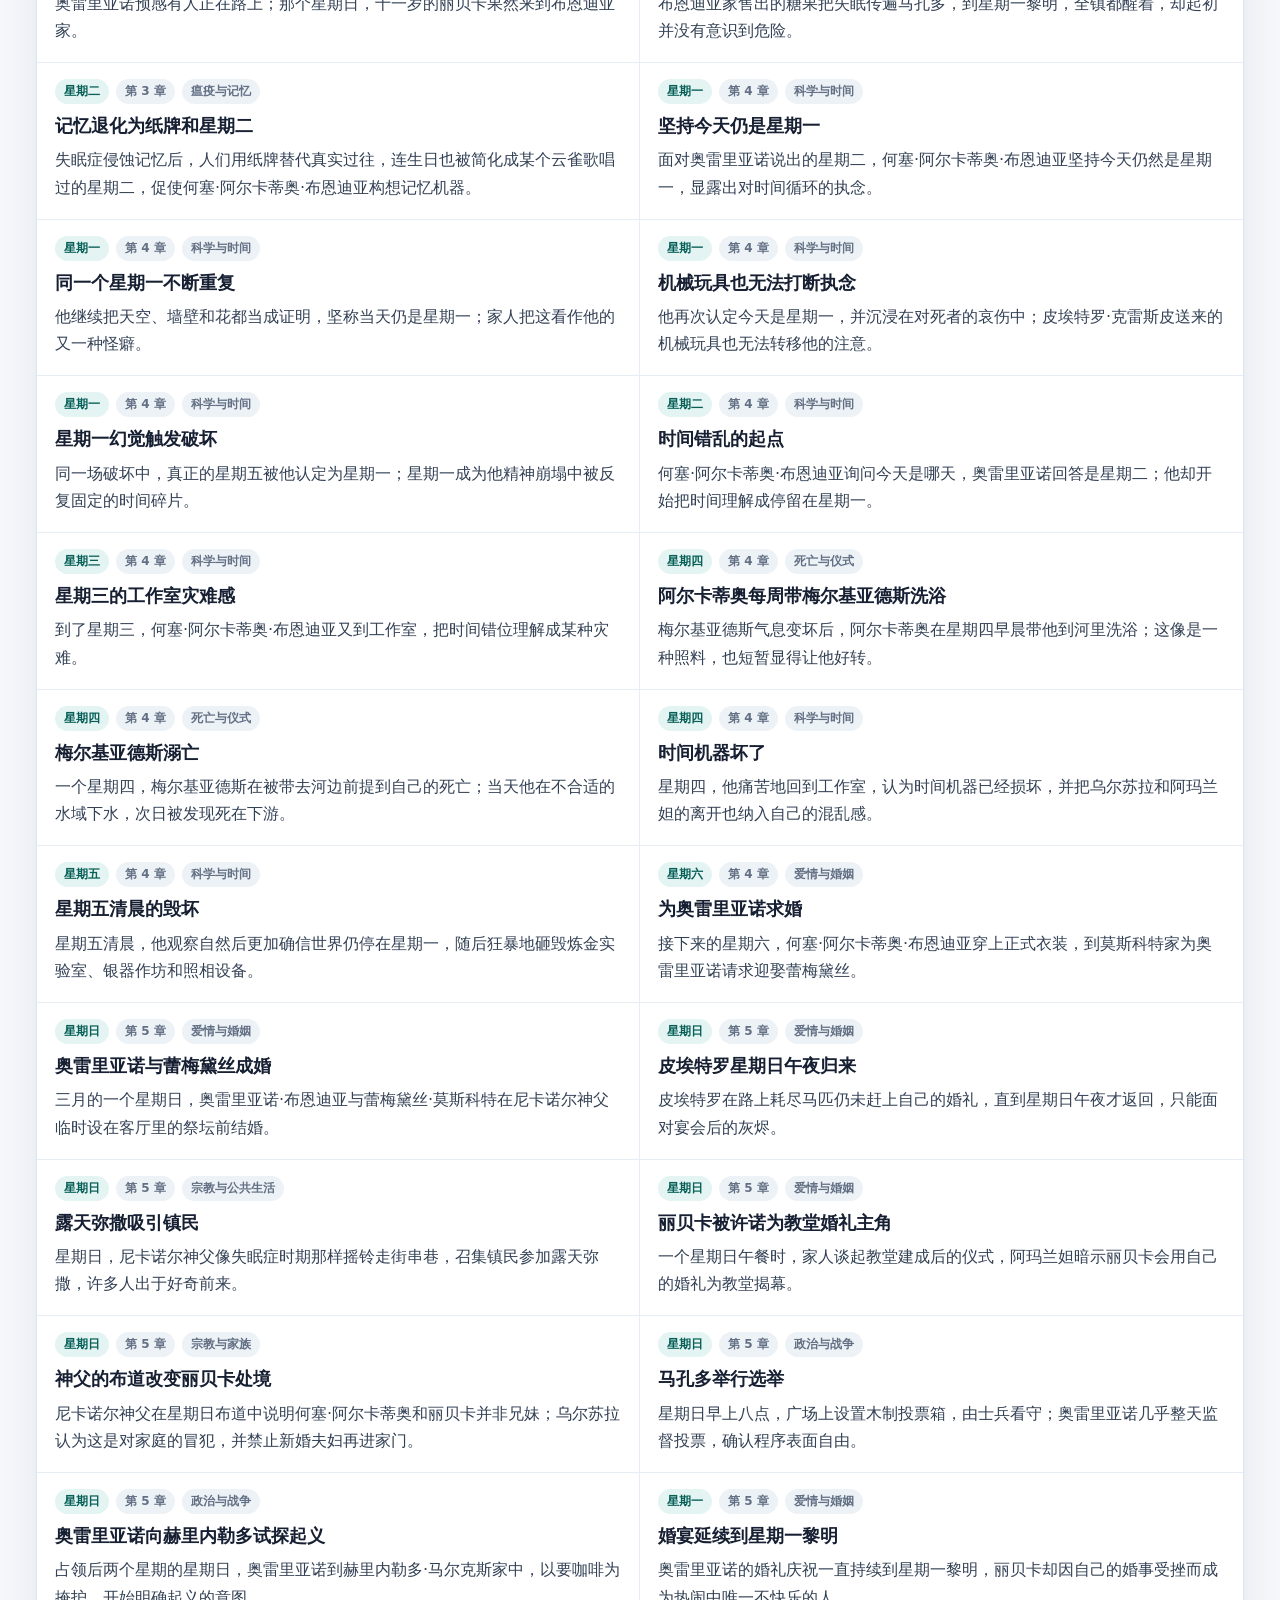
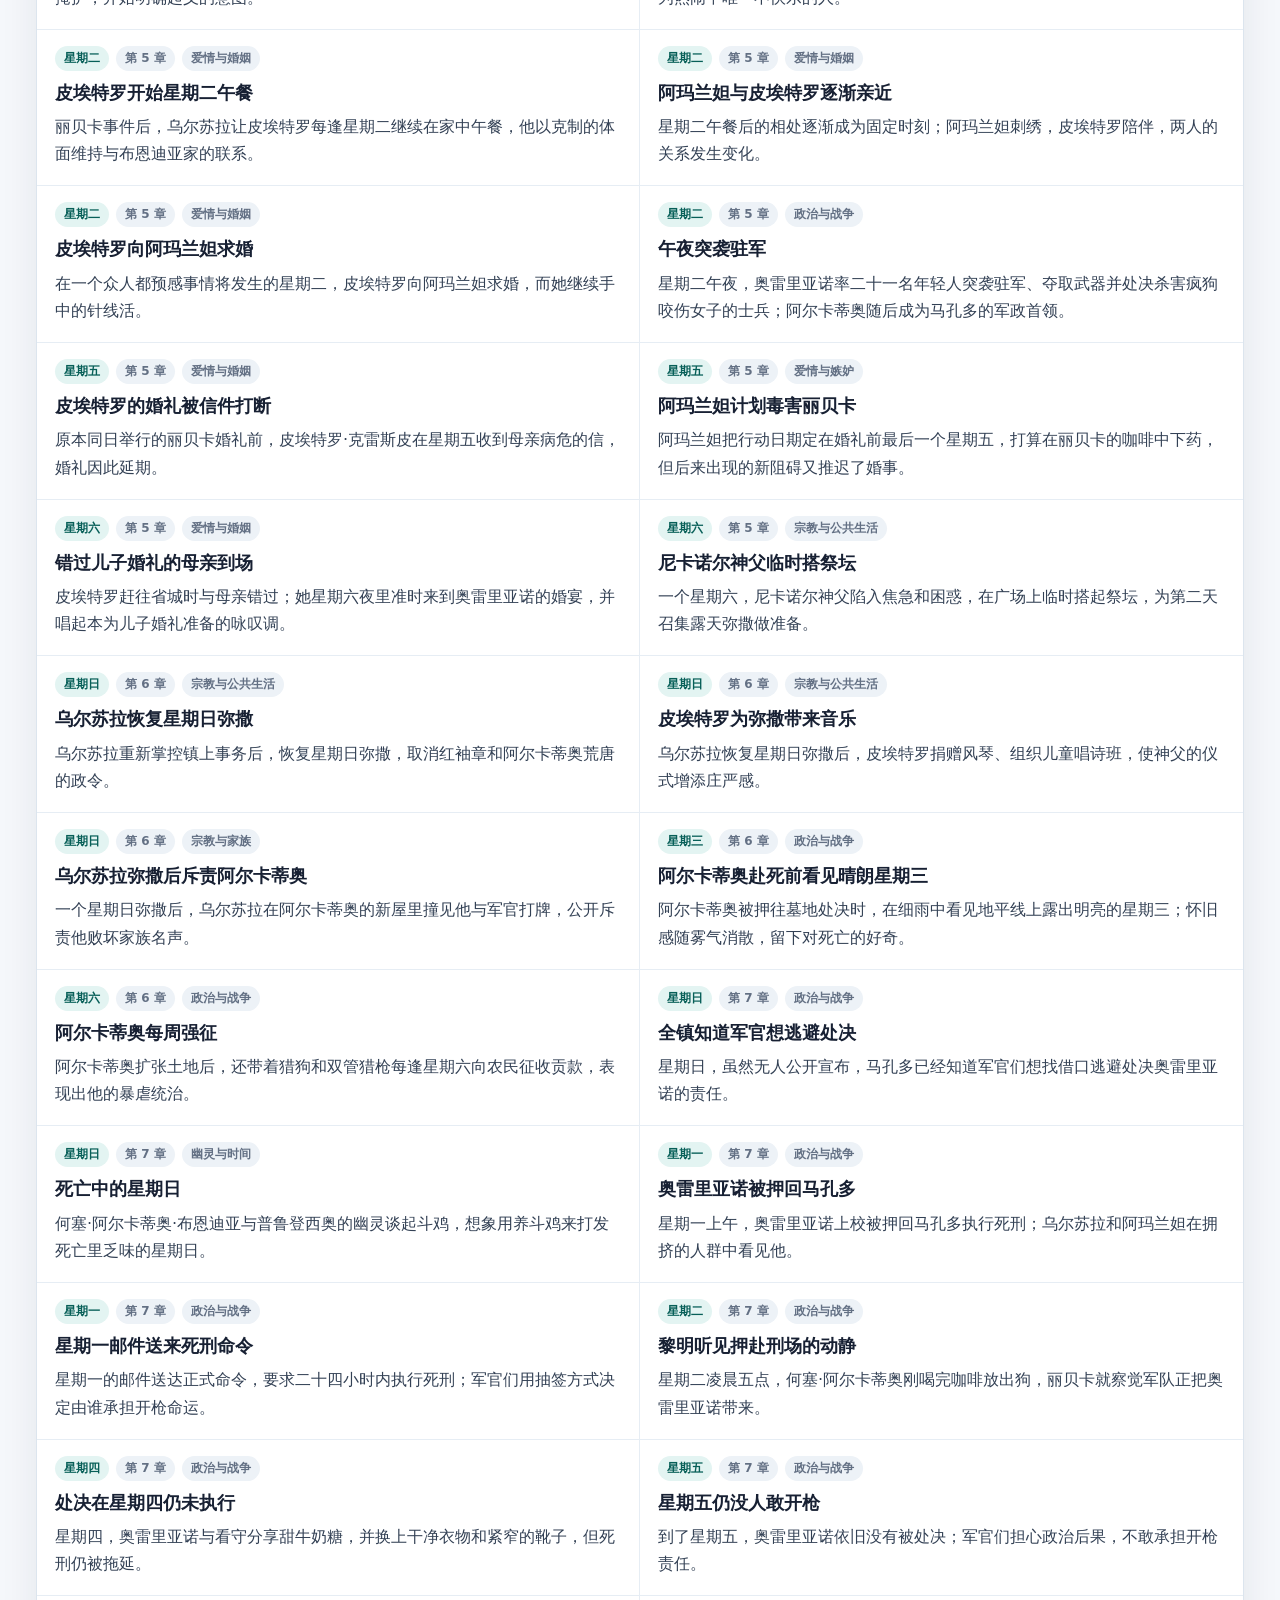
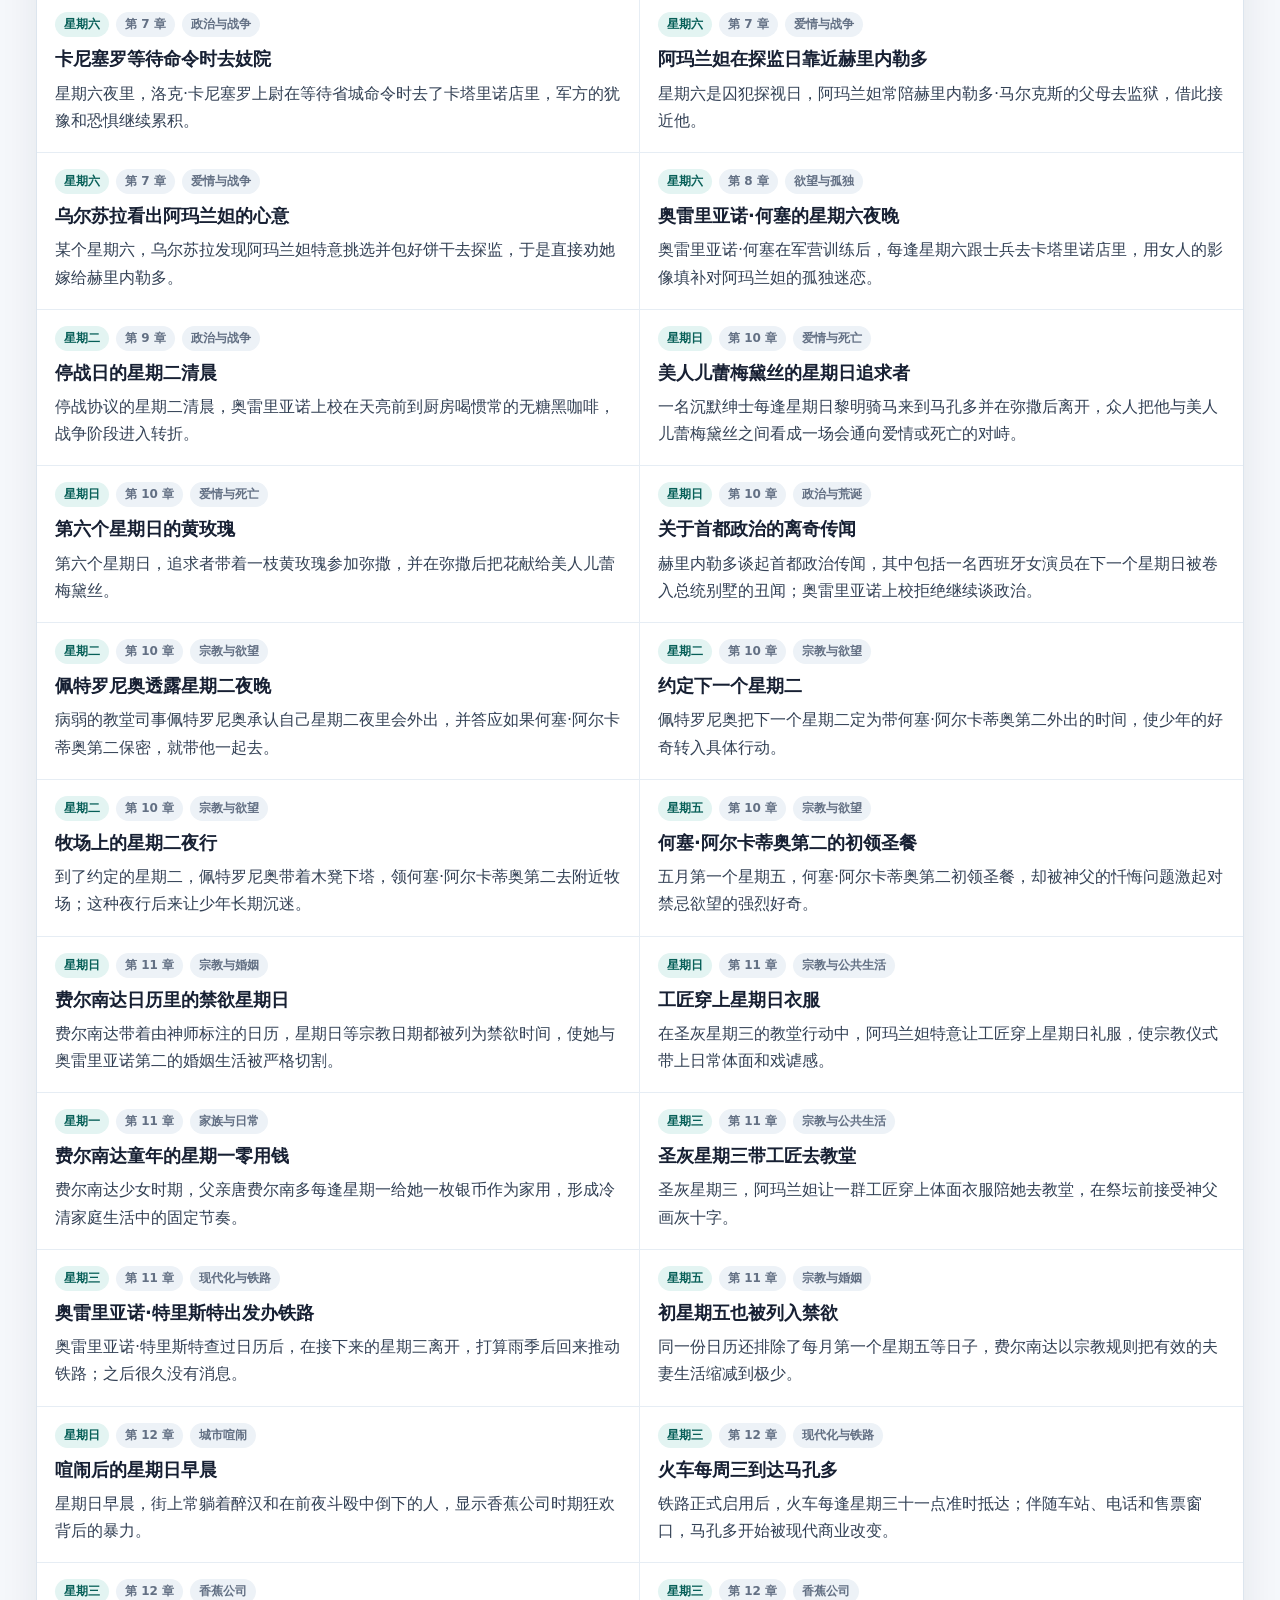
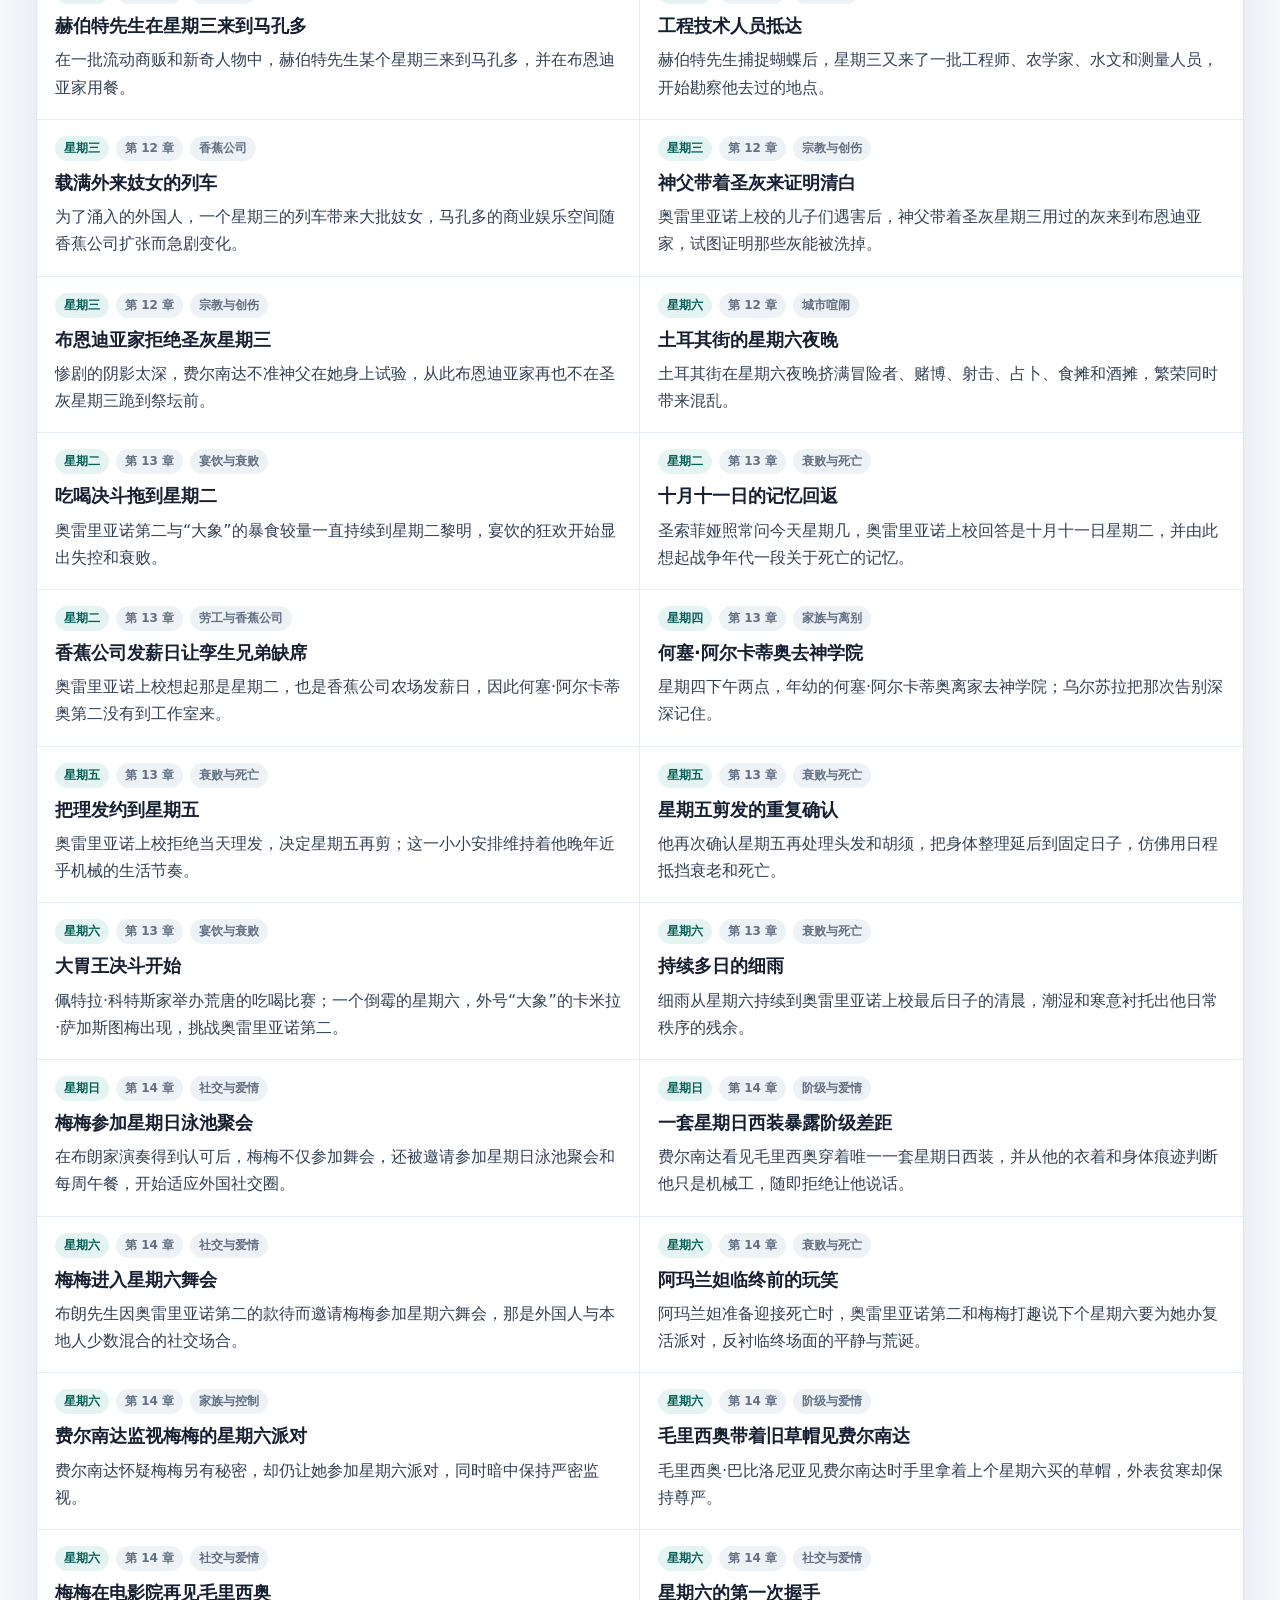
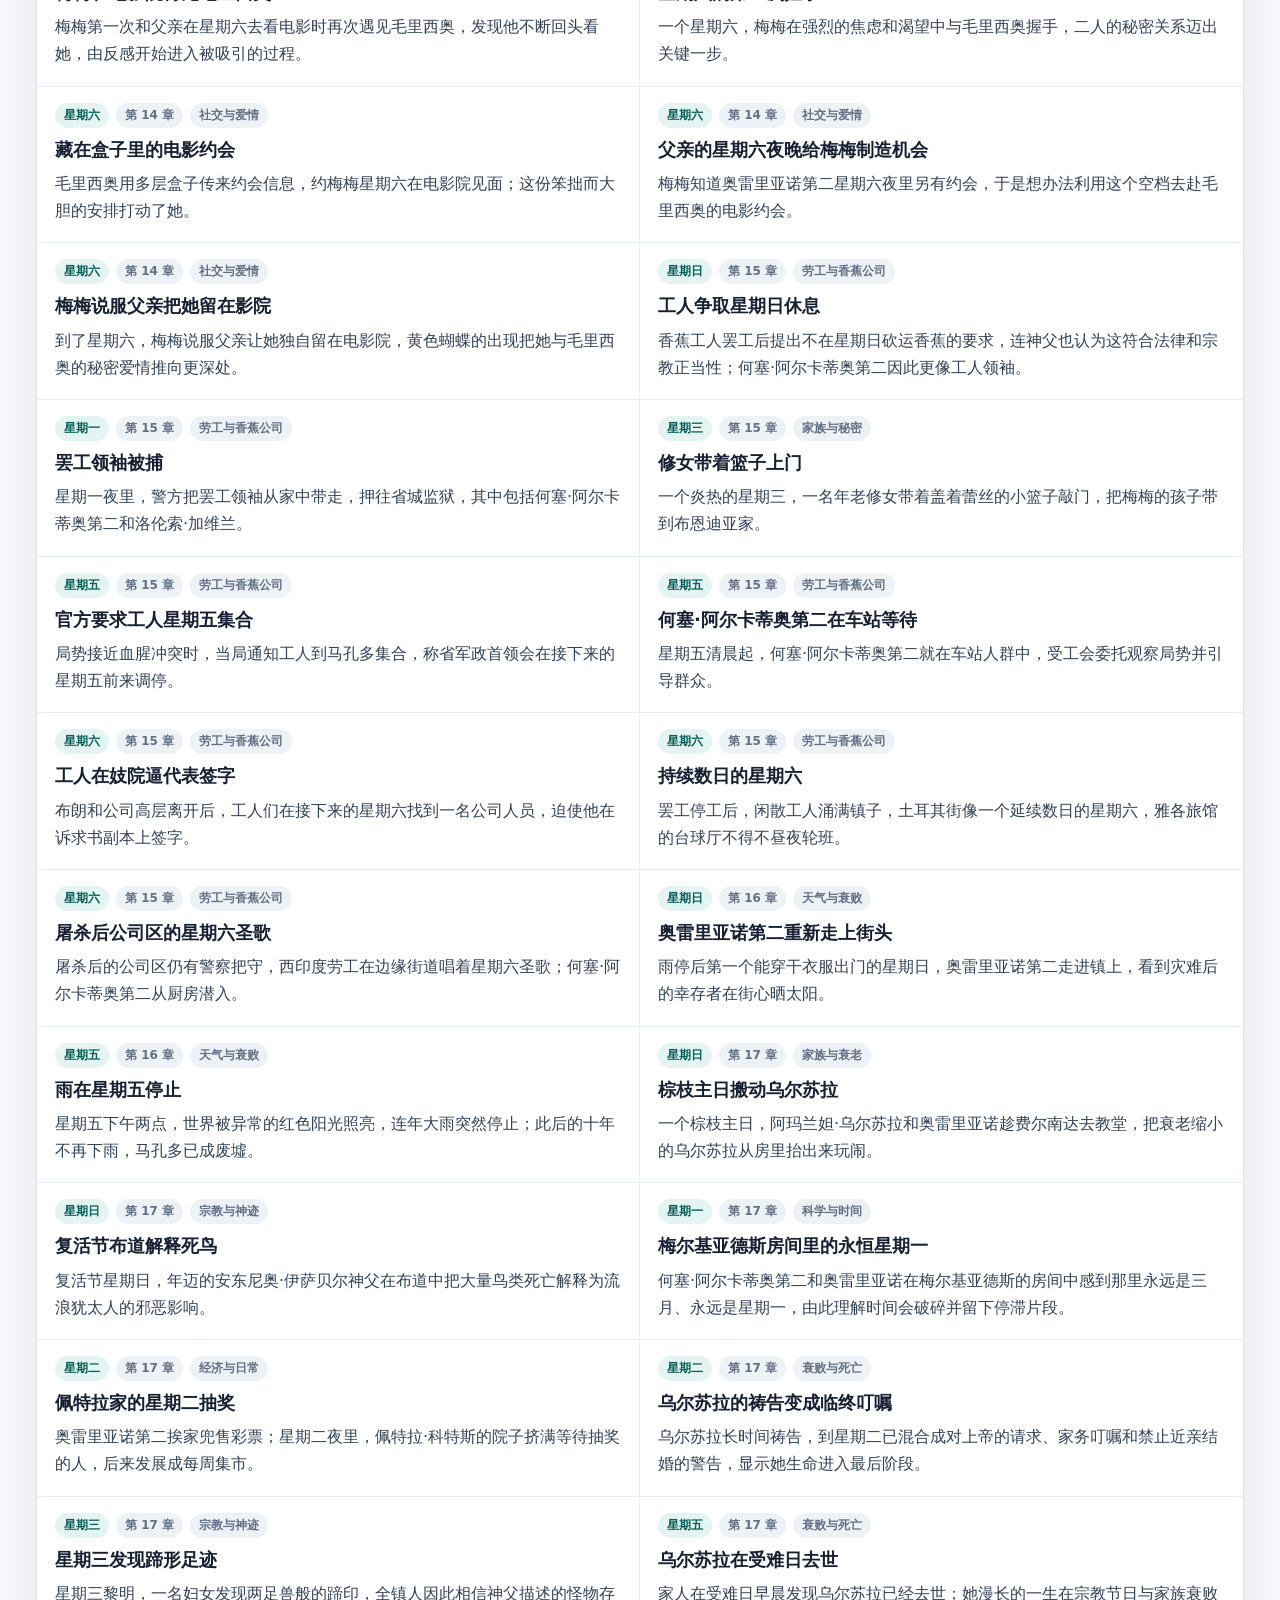
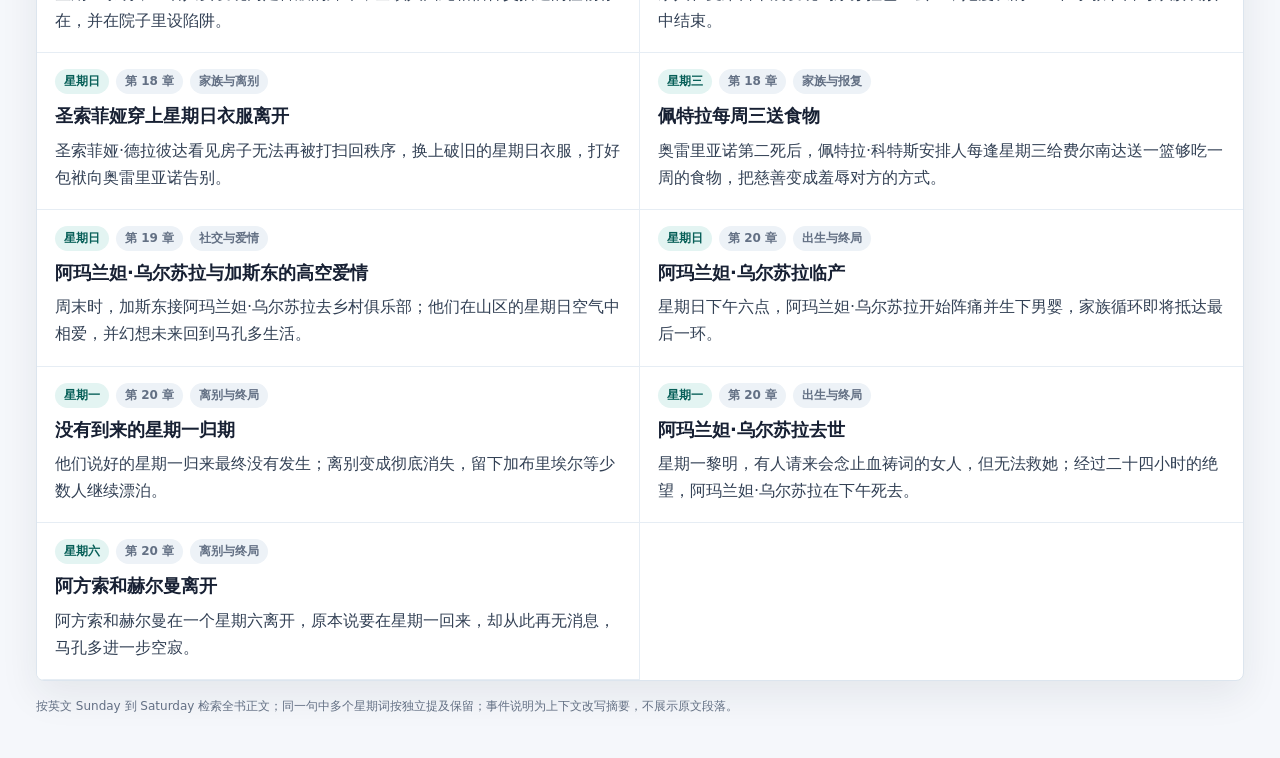
<file: weekday-events/index.html>
<!doctype html>
<html lang="zh-CN">
  <head>
    <meta charset="utf-8" />
    <meta name="viewport" content="width=device-width, initial-scale=1" />
    <title>《百年孤独》星期事件统计</title>
    <link rel="stylesheet" href="./styles.css" />
    <script src="./data.js" defer></script>
    <script src="./app.js" defer></script>
  </head>
  <body>
    <header class="app-header">
      <div class="header-copy">
        <p class="eyebrow">One Hundred Years of Solitude.epub</p>
        <h1>《百年孤独》星期事件统计</h1>
        <p class="lede">从星期日到星期六，整理全书 117 次星期词提及对应的上下文事件与章节位置。</p>
      </div>
      <div class="header-facts" aria-label="数据概览">
        <div>
          <span id="fact-events">--</span>
          <small>星期提及</small>
        </div>
        <div>
          <span id="fact-days">--</span>
          <small>星期类别</small>
        </div>
        <div>
          <span id="fact-top-day">--</span>
          <small>最多出现</small>
        </div>
      </div>
    </header>

    <main>
      <section class="kpi-grid" id="kpi-grid" aria-label="核心指标"></section>

      <section class="controls-band" aria-label="筛选和排序">
        <div class="search-box">
          <label for="search-input">搜索</label>
          <input id="search-input" type="search" placeholder="人物、事件、主题" autocomplete="off" />
        </div>
        <div class="control-group">
          <label for="chapter-filter">章节</label>
          <select id="chapter-filter"></select>
        </div>
        <div class="control-group">
          <label for="theme-filter">主题</label>
          <select id="theme-filter"></select>
        </div>
        <div class="day-tabs" id="day-tabs" role="group" aria-label="星期筛选"></div>
      </section>

      <section class="overview-layout">
        <article class="panel">
          <div class="panel-heading">
            <div>
              <h2>星期分布</h2>
              <p>按当前筛选结果统计</p>
            </div>
          </div>
          <div class="day-bars" id="day-bars"></div>
        </article>

        <article class="panel heatmap-panel">
          <div class="panel-heading">
            <div>
              <h2>章节热力</h2>
              <p>行是星期，列是章节</p>
            </div>
          </div>
          <div class="table-wrap">
            <table id="chapter-heatmap"></table>
          </div>
        </article>
      </section>

      <section class="panel results-panel">
        <div class="panel-heading">
          <div>
            <h2>事件摘要</h2>
            <p id="result-summary">--</p>
          </div>
        </div>
        <div class="event-list" id="event-list"></div>
      </section>

      <p class="source-note" id="source-note"></p>
    </main>
  </body>
</html>
</file>
<file: animals/styles.css>
:root {
  --bg: #f7f5f1;
  --surface: #ffffff;
  --ink: #211c18;
  --muted: #6f675d;
  --line: #e1d8ce;
  --green: #4f765c;
  --blue: #2f6387;
  --clay: #a15f36;
  --gold: #a87926;
  --shadow: 0 14px 38px rgba(23, 34, 28, 0.08);
  font-family:
    Inter, ui-sans-serif, system-ui, -apple-system, BlinkMacSystemFont, "Segoe UI",
    "PingFang SC", "Microsoft YaHei", sans-serif;
}

* {
  box-sizing: border-box;
}

body {
  margin: 0;
  min-width: 320px;
  background: var(--bg);
  color: var(--ink);
}

button,
input,
select {
  font: inherit;
}

button {
  cursor: pointer;
}

.app-header {
  display: grid;
  grid-template-columns: minmax(0, 1fr) auto;
  gap: 24px;
  align-items: end;
  padding: 32px clamp(18px, 4vw, 56px) 24px;
  border-bottom: 1px solid var(--line);
  background:
    linear-gradient(90deg, rgba(255, 255, 255, 0.96), rgba(255, 255, 255, 0.84)),
    radial-gradient(circle at 86% 8%, rgba(161, 95, 54, 0.16), transparent 34%);
}

.header-copy {
  min-width: 0;
}

.home-link {
  display: inline-flex;
  margin-bottom: 18px;
  color: var(--green);
  font-size: 13px;
  font-weight: 820;
  text-decoration: none;
}

.home-link:hover,
.home-link:focus-visible {
  text-decoration: underline;
}

.eyebrow {
  margin: 0 0 10px;
  color: var(--green);
  font-size: 12px;
  font-weight: 820;
  letter-spacing: 0;
}

h1,
h2,
h3,
p {
  margin-top: 0;
}

h1 {
  margin-bottom: 10px;
  font-size: clamp(28px, 4vw, 46px);
  line-height: 1.1;
  letter-spacing: 0;
}

h2 {
  margin-bottom: 4px;
  font-size: 18px;
  letter-spacing: 0;
}

h3 {
  margin-bottom: 10px;
  font-size: 20px;
  line-height: 1.28;
  letter-spacing: 0;
}

h3 small {
  display: block;
  margin-top: 4px;
  color: var(--muted);
  font-size: 13px;
  font-weight: 760;
}

.lede {
  max-width: 820px;
  margin-bottom: 0;
  color: var(--muted);
  font-size: 16px;
  line-height: 1.7;
}

.header-facts {
  display: grid;
  grid-template-columns: repeat(3, minmax(96px, 1fr));
  gap: 10px;
}

.header-facts div,
.kpi-card,
.panel {
  border: 1px solid var(--line);
  border-radius: 8px;
  background: var(--surface);
  box-shadow: var(--shadow);
}

.header-facts div {
  padding: 14px 16px;
}

.header-facts span {
  display: block;
  overflow-wrap: anywhere;
  color: var(--green);
  font-size: 25px;
  font-weight: 850;
  line-height: 1.05;
}

.header-facts small,
.kpi-card small {
  display: block;
  margin-top: 7px;
  color: var(--muted);
  font-size: 12px;
}

main {
  width: min(1480px, 100%);
  margin: 0 auto;
  padding: 22px clamp(14px, 3vw, 36px) 42px;
}

.kpi-grid {
  display: grid;
  grid-template-columns: repeat(4, minmax(0, 1fr));
  gap: 14px;
  margin-bottom: 16px;
}

.kpi-card {
  min-height: 112px;
  padding: 18px;
  overflow: hidden;
}

.kpi-card strong {
  display: block;
  margin-bottom: 10px;
  color: var(--muted);
  font-size: 13px;
  font-weight: 760;
}

.kpi-card .value {
  display: block;
  overflow-wrap: anywhere;
  font-size: clamp(25px, 3vw, 35px);
  font-weight: 850;
  line-height: 1.05;
  letter-spacing: 0;
}

.kpi-card.accent-green .value {
  color: var(--green);
}

.kpi-card.accent-blue .value {
  color: var(--blue);
}

.kpi-card.accent-clay .value {
  color: var(--clay);
}

.kpi-card.accent-gold .value {
  color: var(--gold);
}

.controls-band {
  display: grid;
  grid-template-columns: minmax(220px, 1.2fr) repeat(3, minmax(132px, 0.6fr));
  gap: 12px;
  align-items: end;
  margin-bottom: 18px;
  padding: 14px;
  border: 1px solid var(--line);
  border-radius: 8px;
  background: #fff;
}

.search-box,
.control-group {
  min-width: 0;
}

label {
  display: block;
  margin-bottom: 7px;
  color: var(--muted);
  font-size: 12px;
  font-weight: 760;
}

input,
select {
  width: 100%;
  min-height: 42px;
  border: 1px solid #d7cabe;
  border-radius: 6px;
  background: #fff;
  color: var(--ink);
  outline: none;
}

input {
  padding: 0 13px;
}

select {
  padding: 0 36px 0 12px;
}

input:focus,
select:focus,
.category-tabs button:focus-visible,
.category-row:focus-visible,
.chapter-chips button:focus-visible,
.selected-filter button:focus-visible {
  border-color: var(--green);
  box-shadow: 0 0 0 3px rgba(161, 95, 54, 0.16);
}

.category-tabs {
  display: flex;
  grid-column: 1 / -1;
  gap: 8px;
  overflow-x: auto;
  padding-top: 2px;
}

.category-tabs button,
.selected-filter button {
  flex: 0 0 auto;
  min-height: 36px;
  border: 1px solid #d7cabe;
  border-radius: 999px;
  background: #fbf8f4;
  color: var(--ink);
  padding: 0 13px;
}

.category-tabs button span {
  margin-left: 5px;
  color: var(--muted);
  font-size: 12px;
  font-weight: 760;
}

.category-tabs button[aria-pressed="true"] {
  border-color: var(--green);
  background: #f4e8dd;
  color: #754017;
  font-weight: 820;
}

.selected-filter {
  display: flex;
  grid-column: 1 / -1;
  flex-wrap: wrap;
  gap: 10px;
  align-items: center;
  min-height: 42px;
  border-radius: 8px;
  background: #fbf6ef;
  padding: 10px 12px;
  color: var(--muted);
}

.selected-filter[hidden] {
  display: none;
}

.selected-filter strong {
  color: var(--ink);
}

.selected-filter button {
  min-height: 30px;
  color: var(--green);
  font-size: 13px;
  font-weight: 820;
}

.overview-layout {
  display: grid;
  grid-template-columns: minmax(310px, 0.58fr) minmax(0, 1.42fr);
  gap: 16px;
  margin-bottom: 16px;
}

.panel {
  min-width: 0;
  padding: 18px;
}

.panel-heading {
  display: flex;
  justify-content: space-between;
  gap: 16px;
  align-items: flex-start;
  margin-bottom: 14px;
}

.panel-heading p {
  margin-bottom: 0;
  color: var(--muted);
  font-size: 13px;
}

.category-bars {
  display: grid;
  gap: 12px;
}

.category-row {
  display: grid;
  grid-template-columns: 118px minmax(0, 1fr) 48px;
  gap: 12px;
  align-items: center;
  width: 100%;
  border: 0;
  border-radius: 7px;
  background: #fffdf9;
  padding: 10px;
  color: var(--ink);
  text-align: left;
}

.category-row:hover {
  background: #f8efe7;
}

.category-name {
  font-size: 13px;
  font-weight: 800;
}

.category-row strong {
  text-align: right;
  color: var(--ink);
  font-weight: 850;
}

.bar-track {
  display: block;
  height: 9px;
  overflow: hidden;
  border-radius: 999px;
  background: #ece4dc;
}

.bar-fill {
  display: block;
  height: 100%;
  border-radius: inherit;
  background: linear-gradient(90deg, var(--clay), var(--blue));
}

.heatmap-panel,
.results-panel {
  padding: 0;
  overflow: hidden;
}

.heatmap-panel .panel-heading,
.results-panel .panel-heading {
  margin: 0;
  padding: 18px;
  border-bottom: 1px solid var(--line);
}

.table-wrap {
  overflow: auto;
}

table {
  width: 100%;
  min-width: 1040px;
  border-collapse: separate;
  border-spacing: 0;
  font-size: 13px;
}

th,
td {
  border-right: 1px solid #eee6dd;
  border-bottom: 1px solid #eee6dd;
  padding: 8px 9px;
  text-align: center;
  white-space: nowrap;
}

th {
  position: sticky;
  top: 0;
  z-index: 3;
  background: #fbfaf7;
  color: var(--muted);
  font-size: 12px;
  font-weight: 820;
}

th:first-child {
  left: 0;
  z-index: 4;
  min-width: 138px;
  text-align: left;
}

tbody th {
  z-index: 2;
  background: #fffdf9;
}

tbody th span,
tbody th small {
  display: block;
  overflow: hidden;
  text-overflow: ellipsis;
}

tbody th small {
  margin-top: 3px;
  color: var(--muted);
  font-weight: 700;
}

td[data-animal] {
  font-variant-numeric: tabular-nums;
  cursor: pointer;
}

td[data-animal]:hover,
td.is-active {
  outline: 2px solid var(--clay);
  outline-offset: -2px;
}

.animal-list {
  display: grid;
  grid-template-columns: repeat(2, minmax(0, 1fr));
  gap: 0;
}

.animal-card {
  min-width: 0;
  border-right: 1px solid #eee6dd;
  border-bottom: 1px solid #eee6dd;
  padding: 16px 18px 18px;
  background: #fff;
}

.animal-card:nth-child(2n) {
  border-right: 0;
}

.animal-card p {
  margin-bottom: 12px;
  color: #40352d;
  line-height: 1.7;
}

.animal-meta {
  display: flex;
  flex-wrap: wrap;
  gap: 7px;
  align-items: center;
  margin-bottom: 10px;
  color: var(--muted);
  font-size: 12px;
  font-weight: 760;
}

.animal-meta span {
  border-radius: 999px;
  background: #f2ebe4;
  padding: 4px 9px;
}

.animal-meta .category-pill {
  background: #f4e8dd;
  color: #754017;
}

.term-line {
  color: var(--muted);
  font-size: 13px;
  line-height: 1.6;
  overflow-wrap: anywhere;
}

.chapter-chips {
  display: flex;
  flex-wrap: wrap;
  gap: 7px;
  margin-top: 12px;
}

.chapter-chips button {
  min-width: 40px;
  min-height: 30px;
  border: 1px solid #d7cabe;
  border-radius: 999px;
  background: #fffdf9;
  color: var(--ink);
  padding: 0 9px;
  font-size: 12px;
  font-weight: 820;
}

.chapter-chips button span {
  margin-left: 5px;
  color: var(--green);
}

.empty-state {
  grid-column: 1 / -1;
  padding: 22px;
  color: var(--muted);
}

.source-note {
  max-width: 1120px;
  margin: 16px 0 0;
  color: var(--muted);
  font-size: 12px;
  line-height: 1.6;
}

@media (max-width: 1120px) {
  .kpi-grid,
  .overview-layout {
    grid-template-columns: repeat(2, minmax(0, 1fr));
  }

  .heatmap-panel {
    grid-column: 1 / -1;
  }
}

@media (max-width: 900px) {
  .app-header,
  .controls-band,
  .kpi-grid,
  .overview-layout,
  .animal-list {
    grid-template-columns: 1fr;
  }

  .header-facts {
    grid-template-columns: repeat(3, minmax(0, 1fr));
  }

  .animal-card,
  .animal-card:nth-child(2n) {
    border-right: 0;
  }
}

@media (max-width: 560px) {
  .app-header {
    padding-top: 26px;
  }

  .header-facts {
    grid-template-columns: 1fr;
  }

  .category-row {
    grid-template-columns: 104px minmax(0, 1fr) 42px;
  }
}
</file>
<file: people/styles.css>
:root {
  --bg: #f5f7fb;
  --surface: #ffffff;
  --surface-2: #eef3f7;
  --ink: #182032;
  --muted: #647083;
  --line: #dfe6ee;
  --blue: #1f63a6;
  --teal: #16877f;
  --coral: #c95845;
  --gold: #ae7a22;
  --green: #2d7d5d;
  --shadow: 0 12px 36px rgba(24, 32, 50, 0.08);
  font-family:
    Inter, ui-sans-serif, system-ui, -apple-system, BlinkMacSystemFont, "Segoe UI",
    "PingFang SC", "Microsoft YaHei", sans-serif;
}

* {
  box-sizing: border-box;
}

body {
  margin: 0;
  min-width: 320px;
  background: var(--bg);
  color: var(--ink);
}

button,
input,
select {
  font: inherit;
}

.app-header {
  display: grid;
  grid-template-columns: minmax(0, 1fr) auto;
  gap: 24px;
  align-items: end;
  padding: 34px clamp(18px, 4vw, 56px) 24px;
  border-bottom: 1px solid var(--line);
  background: #fbfcfe;
}

.header-copy {
  min-width: 0;
}

.eyebrow {
  margin: 0 0 10px;
  color: var(--teal);
  font-size: 12px;
  font-weight: 800;
  letter-spacing: 0;
}

h1,
h2,
p {
  margin-top: 0;
}

h1 {
  margin-bottom: 10px;
  font-size: clamp(28px, 4vw, 46px);
  line-height: 1.1;
  letter-spacing: 0;
}

h2 {
  margin-bottom: 4px;
  font-size: 18px;
  letter-spacing: 0;
}

.lede {
  max-width: 680px;
  margin-bottom: 0;
  color: var(--muted);
  font-size: 16px;
}

.header-facts {
  display: grid;
  grid-template-columns: repeat(2, minmax(88px, 1fr));
  gap: 10px;
}

.header-facts div,
.kpi-card,
.panel {
  border: 1px solid var(--line);
  border-radius: 8px;
  background: var(--surface);
  box-shadow: var(--shadow);
}

.header-facts div {
  padding: 14px 16px;
}

.header-facts span {
  display: block;
  color: var(--blue);
  font-size: 26px;
  font-weight: 850;
  line-height: 1;
}

.header-facts small,
.kpi-card small {
  display: block;
  margin-top: 7px;
  color: var(--muted);
  font-size: 12px;
}

main {
  width: min(1440px, 100%);
  margin: 0 auto;
  padding: 22px clamp(14px, 3vw, 36px) 42px;
}

.kpi-grid {
  display: grid;
  grid-template-columns: repeat(4, minmax(0, 1fr));
  gap: 14px;
  margin-bottom: 16px;
}

.kpi-card {
  min-height: 112px;
  padding: 18px;
  overflow: hidden;
}

.kpi-card strong {
  display: block;
  margin-bottom: 10px;
  color: var(--muted);
  font-size: 13px;
  font-weight: 750;
}

.kpi-card .value {
  display: block;
  font-size: clamp(26px, 3vw, 36px);
  font-weight: 850;
  line-height: 1;
  letter-spacing: 0;
}

.kpi-card.accent-blue .value {
  color: var(--blue);
}

.kpi-card.accent-teal .value {
  color: var(--teal);
}

.kpi-card.accent-coral .value {
  color: var(--coral);
}

.kpi-card.accent-gold .value {
  color: var(--gold);
}

.controls-band {
  display: grid;
  grid-template-columns: minmax(220px, 1.3fr) minmax(120px, 0.5fr) minmax(190px, 0.8fr);
  gap: 12px;
  align-items: end;
  margin-bottom: 18px;
  padding: 14px;
  border: 1px solid var(--line);
  border-radius: 8px;
  background: #fff;
}

.search-box,
.control-group {
  min-width: 0;
}

label {
  display: block;
  margin-bottom: 7px;
  color: var(--muted);
  font-size: 12px;
  font-weight: 760;
}

input,
select {
  width: 100%;
  min-height: 42px;
  border: 1px solid #cfd8e3;
  border-radius: 6px;
  background: #fff;
  color: var(--ink);
  outline: none;
}

input {
  padding: 0 13px;
}

select {
  padding: 0 36px 0 12px;
}

input:focus,
select:focus,
.generation-tabs button:focus-visible {
  border-color: var(--teal);
  box-shadow: 0 0 0 3px rgba(22, 135, 127, 0.16);
}

.generation-tabs {
  display: flex;
  grid-column: 1 / -1;
  gap: 8px;
  overflow-x: auto;
  padding-top: 2px;
}

.generation-tabs button {
  flex: 0 0 auto;
  min-height: 36px;
  border: 1px solid #cad5e0;
  border-radius: 999px;
  background: #f7fafc;
  color: var(--ink);
  padding: 0 14px;
  cursor: pointer;
}

.generation-tabs button[aria-selected="true"] {
  border-color: var(--teal);
  background: #e3f4f2;
  color: #075f58;
  font-weight: 800;
}

.overview-layout,
.detail-layout {
  display: grid;
  gap: 16px;
  margin-bottom: 16px;
}

.overview-layout {
  grid-template-columns: minmax(0, 1.5fr) minmax(310px, 0.8fr);
}

.detail-layout {
  grid-template-columns: minmax(310px, 0.85fr) minmax(0, 1.15fr);
}

.panel {
  min-width: 0;
  padding: 18px;
}

.panel-heading {
  display: flex;
  justify-content: space-between;
  gap: 16px;
  align-items: flex-start;
  margin-bottom: 14px;
}

.panel-heading p {
  margin-bottom: 0;
  color: var(--muted);
  font-size: 13px;
}

.chart-wrap {
  min-height: 270px;
}

.chart-wrap svg,
.sparkline svg {
  display: block;
  width: 100%;
  height: auto;
}

.chart-grid {
  stroke: #e6edf4;
  stroke-width: 1;
}

.axis-label,
.point-label {
  fill: var(--muted);
  font-size: 11px;
}

.line-path {
  fill: none;
  stroke: var(--blue);
  stroke-width: 3.2;
}

.area-path {
  fill: rgba(31, 99, 166, 0.12);
}

.ranking-list {
  display: grid;
  gap: 12px;
}

.rank-row {
  display: grid;
  grid-template-columns: 34px minmax(0, 1fr) 58px;
  gap: 10px;
  align-items: center;
}

.rank-number {
  display: grid;
  width: 28px;
  height: 28px;
  place-items: center;
  border-radius: 999px;
  background: var(--surface-2);
  color: var(--muted);
  font-size: 12px;
  font-weight: 850;
}

.rank-meta {
  min-width: 0;
}

.rank-name {
  overflow: hidden;
  text-overflow: ellipsis;
  white-space: nowrap;
  font-weight: 780;
}

.rank-sub {
  margin-top: 4px;
  color: var(--muted);
  font-size: 12px;
}

.bar-track {
  height: 8px;
  margin-top: 7px;
  overflow: hidden;
  border-radius: 999px;
  background: #e7edf4;
}

.bar-fill {
  height: 100%;
  border-radius: inherit;
  background: linear-gradient(90deg, var(--teal), var(--blue));
}

.rank-value {
  text-align: right;
  color: var(--ink);
  font-weight: 850;
}

.person-panel {
  display: grid;
  gap: 16px;
}

.person-title {
  display: flex;
  justify-content: space-between;
  gap: 12px;
  align-items: flex-start;
}

.person-title h2 {
  margin-bottom: 7px;
  font-size: 22px;
}

.tags {
  display: flex;
  flex-wrap: wrap;
  gap: 6px;
}

.tag {
  border-radius: 999px;
  background: #edf2f7;
  color: #344255;
  padding: 5px 9px;
  font-size: 12px;
  font-weight: 780;
}

.tag.gender-male {
  background: #e7f0fb;
  color: #185a96;
}

.tag.gender-female {
  background: #f9e9e4;
  color: #a44232;
}

.person-stats {
  display: grid;
  grid-template-columns: repeat(3, minmax(0, 1fr));
  gap: 10px;
}

.person-stats div {
  min-height: 76px;
  border: 1px solid var(--line);
  border-radius: 8px;
  padding: 12px;
  background: #fbfcfe;
}

.person-stats strong {
  display: block;
  font-size: 24px;
  line-height: 1;
}

.person-stats span {
  display: block;
  margin-top: 7px;
  color: var(--muted);
  font-size: 12px;
}

.sparkline {
  min-height: 88px;
  border-top: 1px solid var(--line);
  padding-top: 14px;
}

.generation-bars {
  display: grid;
  gap: 13px;
}

.generation-row {
  display: grid;
  grid-template-columns: 76px minmax(0, 1fr) 70px;
  gap: 12px;
  align-items: center;
}

.generation-name {
  font-size: 13px;
  font-weight: 780;
}

.generation-value {
  text-align: right;
  color: var(--muted);
  font-weight: 780;
}

.heatmap-panel {
  padding: 0;
  overflow: hidden;
}

.heatmap-heading {
  margin: 0;
  padding: 18px;
  border-bottom: 1px solid var(--line);
}

.legend {
  display: flex;
  align-items: center;
  gap: 5px;
  color: var(--muted);
  font-size: 12px;
  white-space: nowrap;
}

.legend i {
  display: block;
  width: 20px;
  height: 10px;
  border-radius: 999px;
}

.legend i:nth-of-type(1) {
  background: rgba(31, 99, 166, 0.12);
}

.legend i:nth-of-type(2) {
  background: rgba(31, 99, 166, 0.32);
}

.legend i:nth-of-type(3) {
  background: rgba(31, 99, 166, 0.58);
}

.legend i:nth-of-type(4) {
  background: rgba(31, 99, 166, 0.88);
}

.table-wrap {
  overflow: auto;
  max-height: 720px;
}

table {
  width: 100%;
  min-width: 1040px;
  border-collapse: separate;
  border-spacing: 0;
  font-size: 13px;
}

th,
td {
  border-right: 1px solid #e6edf4;
  border-bottom: 1px solid #e6edf4;
  padding: 8px 9px;
  text-align: center;
  white-space: nowrap;
}

th {
  position: sticky;
  top: 0;
  z-index: 3;
  background: #f8fafc;
  color: var(--muted);
  font-size: 12px;
  font-weight: 820;
}

th:first-child,
td:first-child {
  position: sticky;
  left: 0;
  z-index: 2;
  min-width: 86px;
  background: #fbfcfe;
  text-align: left;
}

th:nth-child(2),
td:nth-child(2) {
  position: sticky;
  left: 86px;
  z-index: 2;
  min-width: 190px;
  background: #fff;
  text-align: left;
}

th:first-child,
th:nth-child(2) {
  z-index: 4;
}

td.person-cell {
  cursor: pointer;
  font-weight: 760;
}

tr.is-selected td:first-child,
tr.is-selected td:nth-child(2) {
  background: #e9f6f4;
}

.heat-cell {
  font-variant-numeric: tabular-nums;
}

.total-cell {
  color: var(--ink);
  font-weight: 850;
}

@media (max-width: 1100px) {
  .kpi-grid,
  .overview-layout,
  .detail-layout {
    grid-template-columns: repeat(2, minmax(0, 1fr));
  }

  .overview-layout .chapter-panel,
  .heatmap-panel {
    grid-column: 1 / -1;
  }
}

@media (max-width: 780px) {
  .app-header,
  .controls-band,
  .kpi-grid,
  .overview-layout,
  .detail-layout {
    grid-template-columns: 1fr;
  }

  .header-facts {
    grid-template-columns: repeat(2, minmax(0, 1fr));
  }

  .person-stats {
    grid-template-columns: 1fr;
  }

  .panel-heading,
  .person-title {
    display: block;
  }

  .legend {
    margin-top: 12px;
  }
}
</file>
<file: plants/styles.css>
:root {
  --bg: #f4f7f4;
  --surface: #ffffff;
  --ink: #17221c;
  --muted: #647268;
  --line: #d8e3dc;
  --green: #2f7d5b;
  --blue: #286a9b;
  --clay: #a85745;
  --gold: #a87926;
  --shadow: 0 14px 38px rgba(23, 34, 28, 0.08);
  font-family:
    Inter, ui-sans-serif, system-ui, -apple-system, BlinkMacSystemFont, "Segoe UI",
    "PingFang SC", "Microsoft YaHei", sans-serif;
}

* {
  box-sizing: border-box;
}

body {
  margin: 0;
  min-width: 320px;
  background: var(--bg);
  color: var(--ink);
}

button,
input,
select {
  font: inherit;
}

button {
  cursor: pointer;
}

.app-header {
  display: grid;
  grid-template-columns: minmax(0, 1fr) auto;
  gap: 24px;
  align-items: end;
  padding: 32px clamp(18px, 4vw, 56px) 24px;
  border-bottom: 1px solid var(--line);
  background:
    linear-gradient(90deg, rgba(255, 255, 255, 0.96), rgba(255, 255, 255, 0.84)),
    radial-gradient(circle at 86% 8%, rgba(47, 125, 91, 0.16), transparent 34%);
}

.header-copy {
  min-width: 0;
}

.home-link {
  display: inline-flex;
  margin-bottom: 18px;
  color: var(--green);
  font-size: 13px;
  font-weight: 820;
  text-decoration: none;
}

.home-link:hover,
.home-link:focus-visible {
  text-decoration: underline;
}

.eyebrow {
  margin: 0 0 10px;
  color: var(--green);
  font-size: 12px;
  font-weight: 820;
  letter-spacing: 0;
}

h1,
h2,
h3,
p {
  margin-top: 0;
}

h1 {
  margin-bottom: 10px;
  font-size: clamp(28px, 4vw, 46px);
  line-height: 1.1;
  letter-spacing: 0;
}

h2 {
  margin-bottom: 4px;
  font-size: 18px;
  letter-spacing: 0;
}

h3 {
  margin-bottom: 10px;
  font-size: 20px;
  line-height: 1.28;
  letter-spacing: 0;
}

h3 small {
  display: block;
  margin-top: 4px;
  color: var(--muted);
  font-size: 13px;
  font-weight: 760;
}

.lede {
  max-width: 820px;
  margin-bottom: 0;
  color: var(--muted);
  font-size: 16px;
  line-height: 1.7;
}

.header-facts {
  display: grid;
  grid-template-columns: repeat(3, minmax(96px, 1fr));
  gap: 10px;
}

.header-facts div,
.kpi-card,
.panel {
  border: 1px solid var(--line);
  border-radius: 8px;
  background: var(--surface);
  box-shadow: var(--shadow);
}

.header-facts div {
  padding: 14px 16px;
}

.header-facts span {
  display: block;
  overflow-wrap: anywhere;
  color: var(--green);
  font-size: 25px;
  font-weight: 850;
  line-height: 1.05;
}

.header-facts small,
.kpi-card small {
  display: block;
  margin-top: 7px;
  color: var(--muted);
  font-size: 12px;
}

main {
  width: min(1480px, 100%);
  margin: 0 auto;
  padding: 22px clamp(14px, 3vw, 36px) 42px;
}

.kpi-grid {
  display: grid;
  grid-template-columns: repeat(4, minmax(0, 1fr));
  gap: 14px;
  margin-bottom: 16px;
}

.kpi-card {
  min-height: 112px;
  padding: 18px;
  overflow: hidden;
}

.kpi-card strong {
  display: block;
  margin-bottom: 10px;
  color: var(--muted);
  font-size: 13px;
  font-weight: 760;
}

.kpi-card .value {
  display: block;
  overflow-wrap: anywhere;
  font-size: clamp(25px, 3vw, 35px);
  font-weight: 850;
  line-height: 1.05;
  letter-spacing: 0;
}

.kpi-card.accent-green .value {
  color: var(--green);
}

.kpi-card.accent-blue .value {
  color: var(--blue);
}

.kpi-card.accent-clay .value {
  color: var(--clay);
}

.kpi-card.accent-gold .value {
  color: var(--gold);
}

.controls-band {
  display: grid;
  grid-template-columns: minmax(220px, 1.2fr) repeat(3, minmax(132px, 0.6fr));
  gap: 12px;
  align-items: end;
  margin-bottom: 18px;
  padding: 14px;
  border: 1px solid var(--line);
  border-radius: 8px;
  background: #fff;
}

.search-box,
.control-group {
  min-width: 0;
}

label {
  display: block;
  margin-bottom: 7px;
  color: var(--muted);
  font-size: 12px;
  font-weight: 760;
}

input,
select {
  width: 100%;
  min-height: 42px;
  border: 1px solid #c8d7ce;
  border-radius: 6px;
  background: #fff;
  color: var(--ink);
  outline: none;
}

input {
  padding: 0 13px;
}

select {
  padding: 0 36px 0 12px;
}

input:focus,
select:focus,
.category-tabs button:focus-visible,
.category-row:focus-visible,
.chapter-chips button:focus-visible,
.selected-filter button:focus-visible {
  border-color: var(--green);
  box-shadow: 0 0 0 3px rgba(47, 125, 91, 0.16);
}

.category-tabs {
  display: flex;
  grid-column: 1 / -1;
  gap: 8px;
  overflow-x: auto;
  padding-top: 2px;
}

.category-tabs button,
.selected-filter button {
  flex: 0 0 auto;
  min-height: 36px;
  border: 1px solid #c8d7ce;
  border-radius: 999px;
  background: #f7faf8;
  color: var(--ink);
  padding: 0 13px;
}

.category-tabs button span {
  margin-left: 5px;
  color: var(--muted);
  font-size: 12px;
  font-weight: 760;
}

.category-tabs button[aria-pressed="true"] {
  border-color: var(--green);
  background: #e5f3ec;
  color: #165f40;
  font-weight: 820;
}

.selected-filter {
  display: flex;
  grid-column: 1 / -1;
  flex-wrap: wrap;
  gap: 10px;
  align-items: center;
  min-height: 42px;
  border-radius: 8px;
  background: #f4f8f5;
  padding: 10px 12px;
  color: var(--muted);
}

.selected-filter[hidden] {
  display: none;
}

.selected-filter strong {
  color: var(--ink);
}

.selected-filter button {
  min-height: 30px;
  color: var(--green);
  font-size: 13px;
  font-weight: 820;
}

.overview-layout {
  display: grid;
  grid-template-columns: minmax(310px, 0.58fr) minmax(0, 1.42fr);
  gap: 16px;
  margin-bottom: 16px;
}

.panel {
  min-width: 0;
  padding: 18px;
}

.panel-heading {
  display: flex;
  justify-content: space-between;
  gap: 16px;
  align-items: flex-start;
  margin-bottom: 14px;
}

.panel-heading p {
  margin-bottom: 0;
  color: var(--muted);
  font-size: 13px;
}

.category-bars {
  display: grid;
  gap: 12px;
}

.category-row {
  display: grid;
  grid-template-columns: 92px minmax(0, 1fr) 48px;
  gap: 12px;
  align-items: center;
  width: 100%;
  border: 0;
  border-radius: 7px;
  background: #fbfcfb;
  padding: 10px;
  color: var(--ink);
  text-align: left;
}

.category-row:hover {
  background: #f1f6f2;
}

.category-name {
  font-size: 13px;
  font-weight: 800;
}

.category-row strong {
  text-align: right;
  color: var(--ink);
  font-weight: 850;
}

.bar-track {
  display: block;
  height: 9px;
  overflow: hidden;
  border-radius: 999px;
  background: #e4ece7;
}

.bar-fill {
  display: block;
  height: 100%;
  border-radius: inherit;
  background: linear-gradient(90deg, var(--green), var(--blue));
}

.heatmap-panel,
.results-panel {
  padding: 0;
  overflow: hidden;
}

.heatmap-panel .panel-heading,
.results-panel .panel-heading {
  margin: 0;
  padding: 18px;
  border-bottom: 1px solid var(--line);
}

.table-wrap {
  overflow: auto;
}

table {
  width: 100%;
  min-width: 1040px;
  border-collapse: separate;
  border-spacing: 0;
  font-size: 13px;
}

th,
td {
  border-right: 1px solid #e5eee8;
  border-bottom: 1px solid #e5eee8;
  padding: 8px 9px;
  text-align: center;
  white-space: nowrap;
}

th {
  position: sticky;
  top: 0;
  z-index: 3;
  background: #f8faf8;
  color: var(--muted);
  font-size: 12px;
  font-weight: 820;
}

th:first-child {
  left: 0;
  z-index: 4;
  min-width: 138px;
  text-align: left;
}

tbody th {
  z-index: 2;
  background: #fbfcfb;
}

tbody th span,
tbody th small {
  display: block;
  overflow: hidden;
  text-overflow: ellipsis;
}

tbody th small {
  margin-top: 3px;
  color: var(--muted);
  font-weight: 700;
}

td[data-plant] {
  font-variant-numeric: tabular-nums;
  cursor: pointer;
}

td[data-plant]:hover,
td.is-active {
  outline: 2px solid var(--clay);
  outline-offset: -2px;
}

.plant-list {
  display: grid;
  grid-template-columns: repeat(2, minmax(0, 1fr));
  gap: 0;
}

.plant-card {
  min-width: 0;
  border-right: 1px solid #e5eee8;
  border-bottom: 1px solid #e5eee8;
  padding: 16px 18px 18px;
  background: #fff;
}

.plant-card:nth-child(2n) {
  border-right: 0;
}

.plant-card p {
  margin-bottom: 12px;
  color: #33443a;
  line-height: 1.7;
}

.plant-meta {
  display: flex;
  flex-wrap: wrap;
  gap: 7px;
  align-items: center;
  margin-bottom: 10px;
  color: var(--muted);
  font-size: 12px;
  font-weight: 760;
}

.plant-meta span {
  border-radius: 999px;
  background: #eef3ef;
  padding: 4px 9px;
}

.plant-meta .category-pill {
  background: #e5f3ec;
  color: #165f40;
}

.term-line {
  color: var(--muted);
  font-size: 13px;
  line-height: 1.6;
  overflow-wrap: anywhere;
}

.chapter-chips {
  display: flex;
  flex-wrap: wrap;
  gap: 7px;
  margin-top: 12px;
}

.chapter-chips button {
  min-width: 40px;
  min-height: 30px;
  border: 1px solid #c8d7ce;
  border-radius: 999px;
  background: #fbfcfb;
  color: var(--ink);
  padding: 0 9px;
  font-size: 12px;
  font-weight: 820;
}

.chapter-chips button span {
  margin-left: 5px;
  color: var(--green);
}

.empty-state {
  grid-column: 1 / -1;
  padding: 22px;
  color: var(--muted);
}

.source-note {
  max-width: 1120px;
  margin: 16px 0 0;
  color: var(--muted);
  font-size: 12px;
  line-height: 1.6;
}

@media (max-width: 1120px) {
  .kpi-grid,
  .overview-layout {
    grid-template-columns: repeat(2, minmax(0, 1fr));
  }

  .heatmap-panel {
    grid-column: 1 / -1;
  }
}

@media (max-width: 900px) {
  .app-header,
  .controls-band,
  .kpi-grid,
  .overview-layout,
  .plant-list {
    grid-template-columns: 1fr;
  }

  .header-facts {
    grid-template-columns: repeat(3, minmax(0, 1fr));
  }

  .plant-card,
  .plant-card:nth-child(2n) {
    border-right: 0;
  }
}

@media (max-width: 560px) {
  .app-header {
    padding-top: 26px;
  }

  .header-facts {
    grid-template-columns: 1fr;
  }

  .category-row {
    grid-template-columns: 84px minmax(0, 1fr) 42px;
  }
}
</file>
<file: weekday-events/styles.css>
:root {
  --bg: #f5f7fb;
  --surface: #ffffff;
  --surface-2: #eef3f7;
  --ink: #172033;
  --muted: #637084;
  --line: #dce5ee;
  --blue: #1f63a6;
  --teal: #16877f;
  --coral: #c95845;
  --gold: #aa7824;
  --green: #2f7d5b;
  --shadow: 0 14px 38px rgba(23, 32, 51, 0.08);
  font-family:
    Inter, ui-sans-serif, system-ui, -apple-system, BlinkMacSystemFont, "Segoe UI",
    "PingFang SC", "Microsoft YaHei", sans-serif;
}

* {
  box-sizing: border-box;
}

body {
  margin: 0;
  min-width: 320px;
  background: var(--bg);
  color: var(--ink);
}

button,
input,
select {
  font: inherit;
}

button {
  cursor: pointer;
}

.app-header {
  display: grid;
  grid-template-columns: minmax(0, 1fr) auto;
  gap: 24px;
  align-items: end;
  padding: 34px clamp(18px, 4vw, 56px) 24px;
  border-bottom: 1px solid var(--line);
  background: #fbfcfe;
}

.header-copy {
  min-width: 0;
}

.eyebrow {
  margin: 0 0 10px;
  color: var(--teal);
  font-size: 12px;
  font-weight: 820;
  letter-spacing: 0;
}

h1,
h2,
h3,
p {
  margin-top: 0;
}

h1 {
  margin-bottom: 10px;
  font-size: clamp(28px, 4vw, 46px);
  line-height: 1.1;
  letter-spacing: 0;
}

h2 {
  margin-bottom: 4px;
  font-size: 18px;
  letter-spacing: 0;
}

h3 {
  margin-bottom: 8px;
  font-size: 18px;
  line-height: 1.35;
  letter-spacing: 0;
}

.lede {
  max-width: 760px;
  margin-bottom: 0;
  color: var(--muted);
  font-size: 16px;
}

.header-facts {
  display: grid;
  grid-template-columns: repeat(3, minmax(96px, 1fr));
  gap: 10px;
}

.header-facts div,
.kpi-card,
.panel {
  border: 1px solid var(--line);
  border-radius: 8px;
  background: var(--surface);
  box-shadow: var(--shadow);
}

.header-facts div {
  padding: 14px 16px;
}

.header-facts span {
  display: block;
  overflow-wrap: anywhere;
  color: var(--blue);
  font-size: 25px;
  font-weight: 850;
  line-height: 1.05;
}

.header-facts small,
.kpi-card small {
  display: block;
  margin-top: 7px;
  color: var(--muted);
  font-size: 12px;
}

main {
  width: min(1480px, 100%);
  margin: 0 auto;
  padding: 22px clamp(14px, 3vw, 36px) 42px;
}

.kpi-grid {
  display: grid;
  grid-template-columns: repeat(4, minmax(0, 1fr));
  gap: 14px;
  margin-bottom: 16px;
}

.kpi-card {
  min-height: 112px;
  padding: 18px;
  overflow: hidden;
}

.kpi-card strong {
  display: block;
  margin-bottom: 10px;
  color: var(--muted);
  font-size: 13px;
  font-weight: 760;
}

.kpi-card .value {
  display: block;
  overflow-wrap: anywhere;
  font-size: clamp(25px, 3vw, 35px);
  font-weight: 850;
  line-height: 1.05;
  letter-spacing: 0;
}

.kpi-card.accent-blue .value {
  color: var(--blue);
}

.kpi-card.accent-teal .value {
  color: var(--teal);
}

.kpi-card.accent-coral .value {
  color: var(--coral);
}

.kpi-card.accent-gold .value {
  color: var(--gold);
}

.controls-band {
  display: grid;
  grid-template-columns: minmax(220px, 1.1fr) minmax(128px, 0.55fr) minmax(190px, 0.8fr);
  gap: 12px;
  align-items: end;
  margin-bottom: 18px;
  padding: 14px;
  border: 1px solid var(--line);
  border-radius: 8px;
  background: #fff;
}

.search-box,
.control-group {
  min-width: 0;
}

label {
  display: block;
  margin-bottom: 7px;
  color: var(--muted);
  font-size: 12px;
  font-weight: 760;
}

input,
select {
  width: 100%;
  min-height: 42px;
  border: 1px solid #cbd6e2;
  border-radius: 6px;
  background: #fff;
  color: var(--ink);
  outline: none;
}

input {
  padding: 0 13px;
}

select {
  padding: 0 36px 0 12px;
}

input:focus,
select:focus,
.day-tabs button:focus-visible,
.day-row:focus-visible,
.heatmap-panel td:focus-visible {
  border-color: var(--teal);
  box-shadow: 0 0 0 3px rgba(22, 135, 127, 0.16);
}

.day-tabs {
  display: flex;
  grid-column: 1 / -1;
  gap: 8px;
  overflow-x: auto;
  padding-top: 2px;
}

.day-tabs button {
  flex: 0 0 auto;
  min-height: 36px;
  border: 1px solid #cad5e0;
  border-radius: 999px;
  background: #f7fafc;
  color: var(--ink);
  padding: 0 13px;
}

.day-tabs button span {
  margin-left: 5px;
  color: var(--muted);
  font-size: 12px;
  font-weight: 760;
}

.day-tabs button[aria-pressed="true"] {
  border-color: var(--teal);
  background: #e3f4f2;
  color: #075f58;
  font-weight: 820;
}

.overview-layout {
  display: grid;
  grid-template-columns: minmax(310px, 0.65fr) minmax(0, 1.35fr);
  gap: 16px;
  margin-bottom: 16px;
}

.panel {
  min-width: 0;
  padding: 18px;
}

.panel-heading {
  display: flex;
  justify-content: space-between;
  gap: 16px;
  align-items: flex-start;
  margin-bottom: 14px;
}

.panel-heading p {
  margin-bottom: 0;
  color: var(--muted);
  font-size: 13px;
}

.day-bars {
  display: grid;
  gap: 12px;
}

.day-row {
  display: grid;
  grid-template-columns: 76px minmax(0, 1fr) 42px;
  gap: 12px;
  align-items: center;
  width: 100%;
  border: 0;
  border-radius: 7px;
  background: #fbfcfe;
  padding: 10px;
  color: var(--ink);
  text-align: left;
}

.day-row:hover {
  background: #f2f7fa;
}

.day-name {
  font-size: 13px;
  font-weight: 800;
}

.day-row strong {
  text-align: right;
  color: var(--ink);
  font-weight: 850;
}

.bar-track {
  display: block;
  height: 9px;
  overflow: hidden;
  border-radius: 999px;
  background: #e7edf4;
}

.bar-fill {
  display: block;
  height: 100%;
  border-radius: inherit;
  background: linear-gradient(90deg, var(--teal), var(--blue));
}

.heatmap-panel {
  padding: 0;
  overflow: hidden;
}

.heatmap-panel .panel-heading {
  margin: 0;
  padding: 18px;
  border-bottom: 1px solid var(--line);
}

.table-wrap {
  overflow: auto;
}

table {
  width: 100%;
  min-width: 980px;
  border-collapse: separate;
  border-spacing: 0;
  font-size: 13px;
}

th,
td {
  border-right: 1px solid #e6edf4;
  border-bottom: 1px solid #e6edf4;
  padding: 8px 9px;
  text-align: center;
  white-space: nowrap;
}

th {
  position: sticky;
  top: 0;
  z-index: 3;
  background: #f8fafc;
  color: var(--muted);
  font-size: 12px;
  font-weight: 820;
}

th:first-child {
  left: 0;
  z-index: 4;
  min-width: 86px;
  text-align: left;
}

tbody th {
  z-index: 2;
  background: #fbfcfe;
}

td[data-day] {
  font-variant-numeric: tabular-nums;
  cursor: pointer;
}

td[data-day]:hover,
td.is-active {
  outline: 2px solid var(--coral);
  outline-offset: -2px;
}

.results-panel {
  padding: 0;
  overflow: hidden;
}

.results-panel .panel-heading {
  margin: 0;
  padding: 18px;
  border-bottom: 1px solid var(--line);
}

.event-list {
  display: grid;
  grid-template-columns: repeat(2, minmax(0, 1fr));
  gap: 0;
}

.event-card {
  min-width: 0;
  border-right: 1px solid #e6edf4;
  border-bottom: 1px solid #e6edf4;
  padding: 16px 18px 18px;
  background: #fff;
}

.event-card:nth-child(2n) {
  border-right: 0;
}

.event-card p {
  margin-bottom: 0;
  color: #334155;
  line-height: 1.7;
}

.event-meta {
  display: flex;
  flex-wrap: wrap;
  gap: 7px;
  align-items: center;
  margin-bottom: 10px;
  color: var(--muted);
  font-size: 12px;
  font-weight: 760;
}

.event-meta span {
  border-radius: 999px;
  background: #edf2f7;
  padding: 4px 9px;
}

.event-meta .day-pill {
  background: #e3f4f2;
  color: #075f58;
}

.empty-state {
  grid-column: 1 / -1;
  padding: 22px;
  color: var(--muted);
}

.source-note {
  max-width: 1120px;
  margin: 16px 0 0;
  color: var(--muted);
  font-size: 12px;
  line-height: 1.6;
}

@media (max-width: 1120px) {
  .kpi-grid,
  .overview-layout {
    grid-template-columns: repeat(2, minmax(0, 1fr));
  }

  .heatmap-panel {
    grid-column: 1 / -1;
  }
}

@media (max-width: 820px) {
  .app-header,
  .controls-band,
  .kpi-grid,
  .overview-layout,
  .event-list {
    grid-template-columns: 1fr;
  }

  .header-facts {
    grid-template-columns: repeat(3, minmax(0, 1fr));
  }

  .event-card,
  .event-card:nth-child(2n) {
    border-right: 0;
  }
}

@media (max-width: 560px) {
  .app-header {
    padding-top: 26px;
  }

  .header-facts {
    grid-template-columns: 1fr;
  }

  .day-row {
    grid-template-columns: 70px minmax(0, 1fr) 36px;
  }
}
</file>
